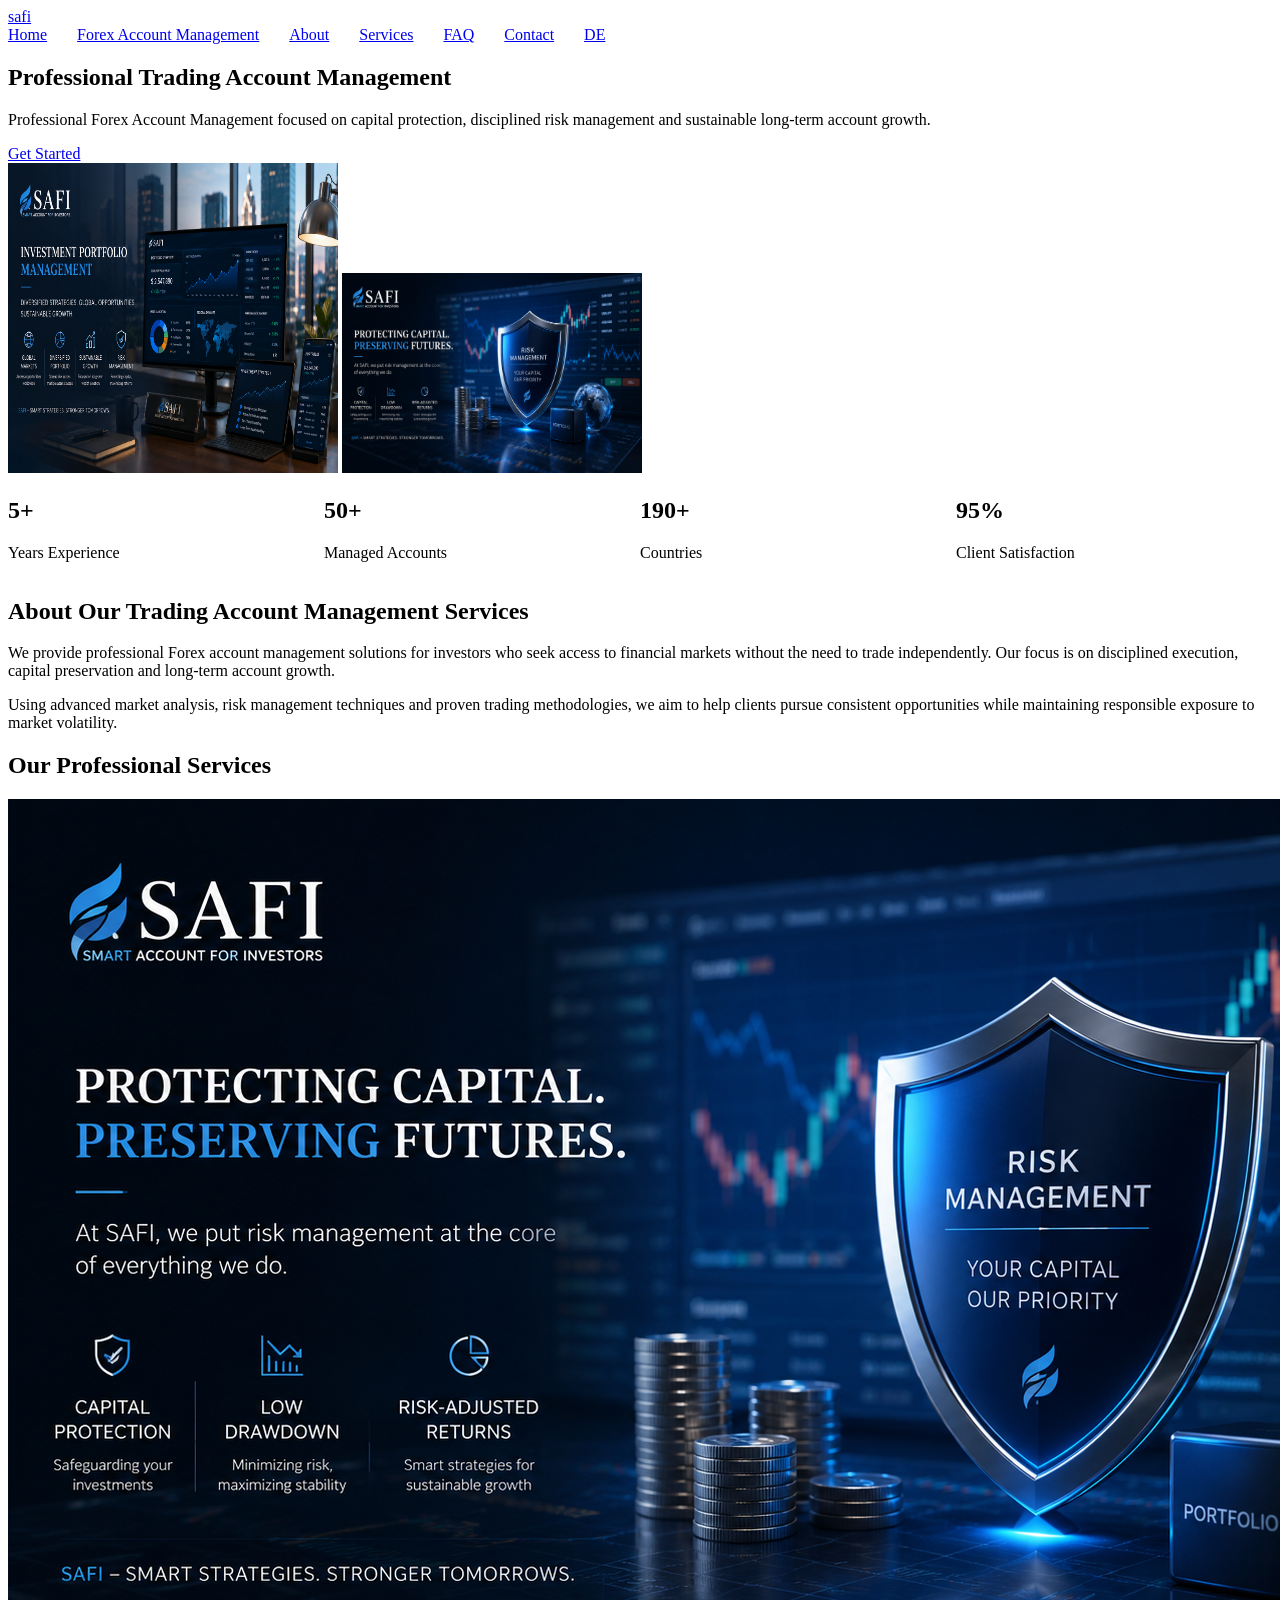
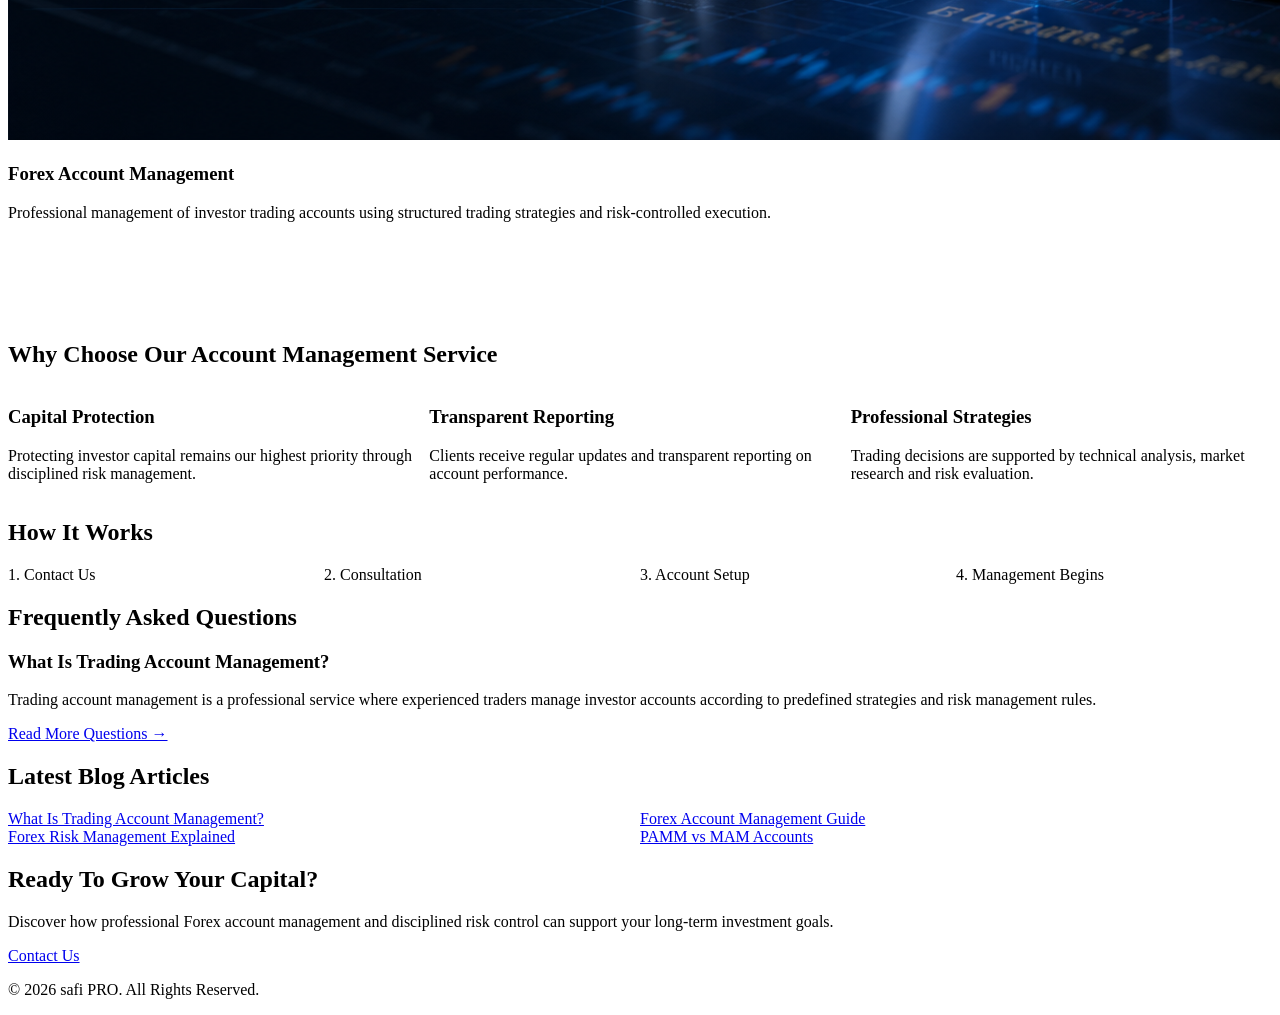
<file: index.html>
<!DOCTYPE html>
<html lang="en">

<head>
<link rel="icon" type="image/png" href="favicon.png">
<link rel="alternate" hreflang="en" href="index.html">
<link rel="alternate" hreflang="de" href="de/index.html">
<meta charset="UTF-8">
<meta name="viewport" content="width=device-width, initial-scale=1.0">
    <title>Professional Forex Account Management | Safii</title>

<meta name="description" content="Professional Forex Account Management Services focused on capital protection, disciplined risk management, portfolio diversification and sustainable long-term account growth.">

<meta name="keywords" content="Trading Account Management, Forex Account Management, Managed Forex Accounts, PAMM, MAM, Risk Management, Portfolio Management, Capital Protection">

<meta name="robots" content="index,follow">
<link rel="canonical" href="https://safii34.github.io/web/">

<link rel="stylesheet" href="css/style.css">
<link rel="stylesheet" href="css/responsive.css">
<link rel="sitemap" type="application/xml" title="Sitemap" href="https://safii34.github.io/web/sitemap.xml">

<link rel="icon" href="assets/images/favicon.png">

</head>

<body>

<header class="header">

<div class="container">

<a href="index.html" class="logo">
safi 
</a>

<nav class="nav" id="navMenu">
    <a href="index.html">Home</a>
    <a href="forex-account-management.html">Forex Account Management</a>
    <a href="about.html">About</a>
    <a href="services.html">Services</a>
    <a href="faq.html">FAQ</a>
    <a href="contact.html">Contact</a>
    <a href="de/index.html" class="lang-btn">DE</a>
</nav>
<button class="menu-btn" id="menuBtn">
☰
</button>

</div>

</header>

<section class="hero">

<div class="hero-content">

<h1>
Professional Trading Account Management
</h1>

<p>
Professional Forex Account Management focused on capital protection, disciplined risk management and sustainable long-term account growth.
</p>

<a href="contact.html" class="btn">
Get Started
</a>

</div>

</section>

<section class="featured-images">

<div class="container image-grid">

<img src="assets/images/service1.jpg" width="330" height="310"  alt="Forex Trading Strategy">

<img src="assets/images/service2.jpg" width="300" height="200" alt="Risk Management">

</div>

</section>

<section class="stats">

<div class="container stats-grid">

<div class="stat">
<h2>5+</h2>
<p>Years Experience</p>
</div>

<div class="stat">
<h2>50+</h2>
<p>Managed Accounts</p>
</div>

<div class="stat">
<h2>190+</h2>
<p>Countries</p>
</div>

<div class="stat">
<h2>95%</h2>
<p>Client Satisfaction</p>
</div>

</div>

</section>

<section class="about">

<div class="container">

<h2>About Our Trading Account Management Services</h2>

<p>
We provide professional Forex account management solutions for investors who seek access to financial markets without the need to trade independently. Our focus is on disciplined execution, capital preservation and long-term account growth.
</p>

<p>
Using advanced market analysis, risk management techniques and proven trading methodologies, we aim to help clients pursue consistent opportunities while maintaining responsible exposure to market volatility.
</p>

</div>

</section>

<section class="services">

<div class="container">

<h2>Our Professional Services</h2>

<div class="cards">

<div class="card">

<img src="assets/images/service2.jpg" alt="Forex Account Management">

<h3>Forex Account Management</h3>

<p>
Professional management of investor trading accounts using structured trading strategies and risk-controlled execution.
</p>

</div>

<div class="card">

<img src="assets/images/service2.jpg" alt="Risk Management">

<h3>Risk Management</h3>

<p>
Capital protection through disciplined money management, drawdown control and predefined risk parameters.
</p>

</div>

<div class="card">

<img src="assets/images/service3.jpg" alt="Portfolio Management">

<h3>Portfolio Management</h3>

<p>
Portfolio diversification and investment supervision designed to support sustainable account growth.
</p>

</div>

</div>

</div>

</section>

<section class="why-us">

<div class="container">

<h2>Why Choose Our Account Management Service</h2>

<div class="why-grid">

<div class="why-box">

<h3>Capital Protection</h3>

<p>
Protecting investor capital remains our highest priority through disciplined risk management.
</p>

</div>

<div class="why-box">

<h3>Transparent Reporting</h3>

<p>
Clients receive regular updates and transparent reporting on account performance.
</p>

</div>

<div class="why-box">

<h3>Professional Strategies</h3>

<p>
Trading decisions are supported by technical analysis, market research and risk evaluation.
</p>

</div>

</div>

</div>

</section>

<section class="steps">

<div class="container">

<h2>How It Works</h2>

<div class="step-grid">

<div class="step">
1. Contact Us
</div>

<div class="step">
2. Consultation
</div>

<div class="step">
3. Account Setup
</div>

<div class="step">
4. Management Begins
</div>

</div>

</div>

</section>

<section class="faq-preview">

<div class="container">

<h2>Frequently Asked Questions</h2>

<div class="faq-box">

<h3>
What Is Trading Account Management?
</h3>

<p>
Trading account management is a professional service where experienced traders manage investor accounts according to predefined strategies and risk management rules.
</p>

<a href="faq.html">
Read More Questions →
</a>

</div>

</div>

</section>

<section class="blog-preview">

<div class="container">

<h2>Latest Blog Articles</h2>

<div class="blog-grid">

<a href="blog/what-is-trading-account-management.html">
What Is Trading Account Management?
</a>

<a href="blog/forex-account-management.html">
Forex Account Management Guide
</a>

<a href="blog/forex-risk-management.html">
Forex Risk Management Explained
</a>

<a href="blog/pamm-vs-mam.html">
PAMM vs MAM Accounts
</a>

</div>

</div>

</section>

<section class="cta">

<div class="container">

<h2>
Ready To Grow Your Capital?
</h2>

<p>
Discover how professional Forex account management and disciplined risk control can support your long-term investment goals.
</p>

<a href="contact.html" class="btn">
Contact Us
</a>

</div>

</section>

<footer class="footer">

<div class="container">

<p>
© 2026 safi PRO. All Rights Reserved.
</p>

</div>

</footer>

<script src="js/main.js"></script>

</body>
</html>
</file>
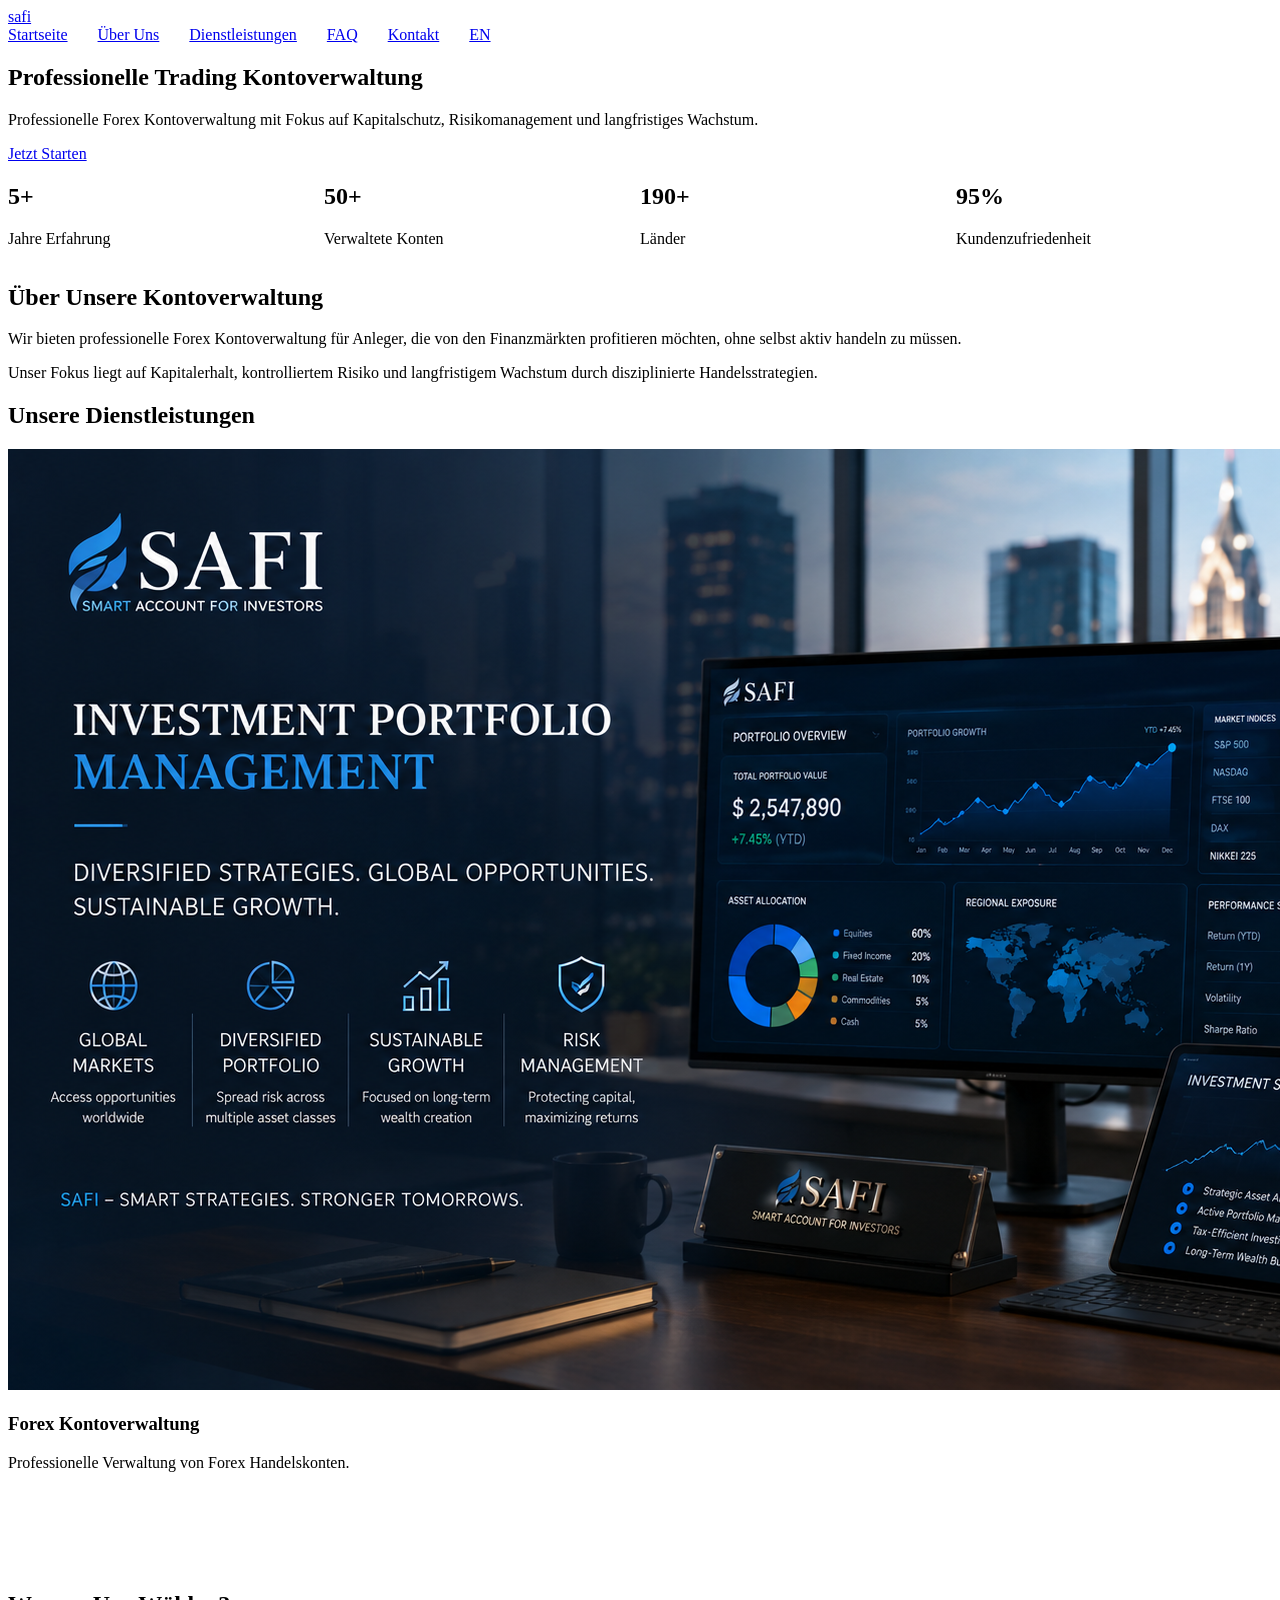
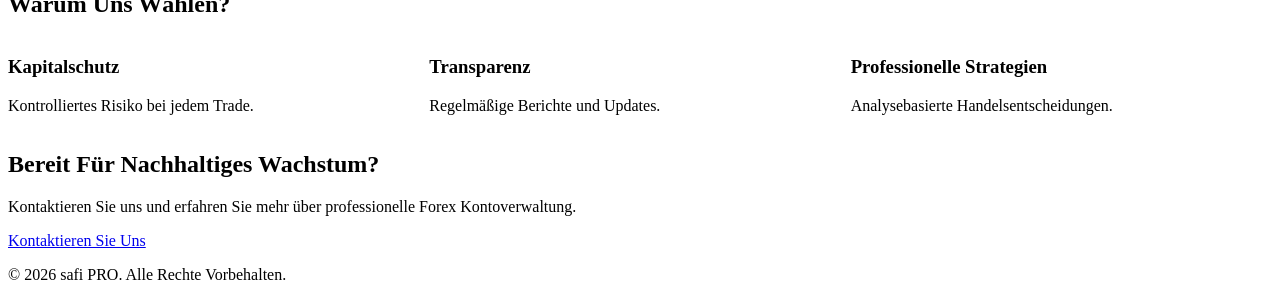
<file: de/index.html>
<!DOCTYPE html>
<html lang="de">

<head>

<meta charset="UTF-8">
<meta name="viewport" content="width=device-width, initial-scale=1.0">
<title>Professionelle Forex Kontoverwaltung | Safii</title>

<meta name="description" content="Professionelle Forex Kontoverwaltung mit Risikomanagement, Kapitalschutz und nachhaltigem Wachstum.">

<meta name="keywords" content="Trading Kontoverwaltung, Forex Kontoverwaltung, PAMM, MAM, Risikomanagement, Kapitalschutz">

<meta name="robots" content="index,follow">
<link rel="canonical" href="https://safii34.github.io/web/de/">
<link rel="alternate" hreflang="de" href="https://safii34.github.io/web/de/">
<link rel="alternate" hreflang="en" href="https://safii34.github.io/web/">

<link rel="sitemap" type="application/xml" href="https://safii34.github.io/web/sitemap.xml">

<link rel="icon" href="../assets/images/favicon.png">
<link rel="stylesheet" href="../css/style.css">
<link rel="stylesheet" href="../css/responsive.css">

</head>

<body>

<header class="header">

<div class="container">

<a href="index.html" class="logo">
safi 
</a>

<nav class="nav" id="navMenu">

<a href="index.html">Startseite</a>
<a href="../about.html">Über Uns</a>
<a href="../services.html">Dienstleistungen</a>
<a href="../faq.html">FAQ</a>
<a href="../contact.html">Kontakt</a>

<a href="../index.html" class="language-btn">
EN
</a>

</nav>

<button class="menu-btn" id="menuBtn">
☰
</button>

</div>

</header>

<section class="hero">

<div class="hero-content">

<h1>
Professionelle Trading Kontoverwaltung
</h1>

<p>
Professionelle Forex Kontoverwaltung mit Fokus auf Kapitalschutz, Risikomanagement und langfristiges Wachstum.
</p>

<a href="../contact.html" class="btn">
Jetzt Starten
</a>

</div>

</section>

<section class="stats">

<div class="container stats-grid">

<div class="stat">
<h2>5+</h2>
<p>Jahre Erfahrung</p>
</div>

<div class="stat">
<h2>50+</h2>
<p>Verwaltete Konten</p>
</div>

<div class="stat">
<h2>190+</h2>
<p>Länder</p>
</div>

<div class="stat">
<h2>95%</h2>
<p>Kundenzufriedenheit</p>
</div>

</div>

</section>

<section class="about">

<div class="container">

<h2>Über Unsere Kontoverwaltung</h2>

<p>
Wir bieten professionelle Forex Kontoverwaltung für Anleger, die von den Finanzmärkten profitieren möchten, ohne selbst aktiv handeln zu müssen.
</p>

<p>
Unser Fokus liegt auf Kapitalerhalt, kontrolliertem Risiko und langfristigem Wachstum durch disziplinierte Handelsstrategien.
</p>

</div>

</section>

<section class="services">

<div class="container">

<h2>Unsere Dienstleistungen</h2>

<div class="cards">

<div class="card">

<img src="../assets/images/service1.jpg" alt="Forex Kontoverwaltung">

<h3>Forex Kontoverwaltung</h3>

<p>
Professionelle Verwaltung von Forex Handelskonten.
</p>

</div>

<div class="card">

<img src="../assets/images/service2.jpg" alt="Risikomanagement">

<h3>Risikomanagement</h3>

<p>
Kapitalschutz durch strikte Risikokontrolle.
</p>

</div>

<div class="card">

<img src="../assets/images/service3.jpg" alt="Portfolio Management">

<h3>Portfolio Management</h3>

<p>
Diversifikation und professionelle Überwachung Ihres Portfolios.
</p>

</div>

</div>

</div>

</section>

<section class="why-us">

<div class="container">

<h2>Warum Uns Wählen?</h2>

<div class="why-grid">

<div class="why-box">
<h3>Kapitalschutz</h3>
<p>Kontrolliertes Risiko bei jedem Trade.</p>
</div>

<div class="why-box">
<h3>Transparenz</h3>
<p>Regelmäßige Berichte und Updates.</p>
</div>

<div class="why-box">
<h3>Professionelle Strategien</h3>
<p>Analysebasierte Handelsentscheidungen.</p>
</div>

</div>

</div>

</section>

<section class="cta">

<div class="container">

<h2>
Bereit Für Nachhaltiges Wachstum?
</h2>

<p>
Kontaktieren Sie uns und erfahren Sie mehr über professionelle Forex Kontoverwaltung.
</p>

<a href="../contact.html" class="btn">
Kontaktieren Sie Uns
</a>

</div>

</section>

<footer class="footer">

<div class="container">

<p>
© 2026 safi PRO. Alle Rechte Vorbehalten.
</p>

</div>

</footer>

<script src="../js/main.js"></script>

</body>
</html>
</file>
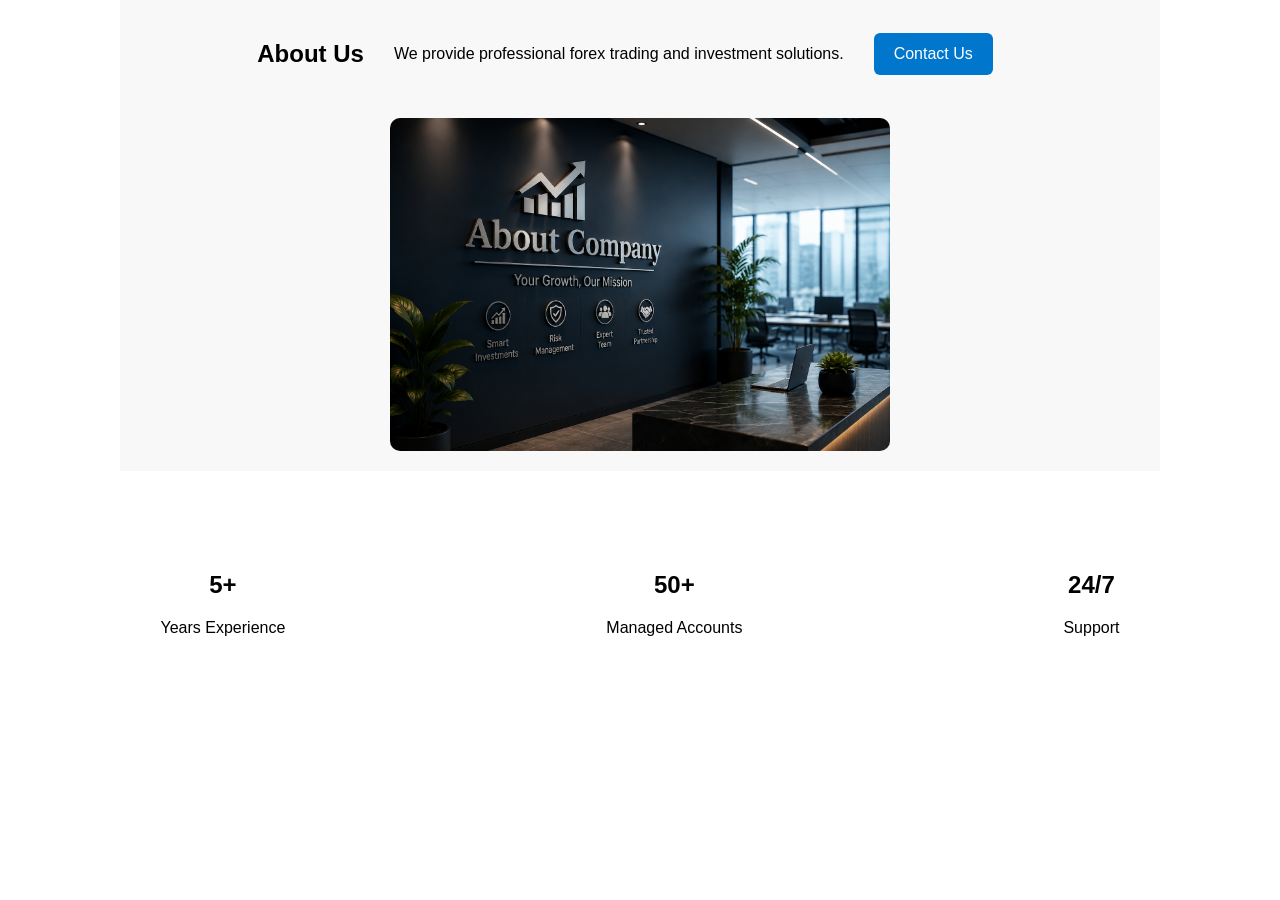
<file: about.html>
<!DOCTYPE html>
<html lang="en">
<head>
<meta charset="UTF-8">
<meta name="viewport" content="width=device-width, initial-scale=1.0">
<link rel="stylesheet" href="style.css">
<title>About Us | Safii</title>

<meta name="description" content="Learn more about Safii and our professional Forex account management services.">

<meta name="keywords" content="About Safii, Forex Account Management, Trading, Investment">

<meta name="robots" content="index,follow">

<link rel="canonical" href="https://safii34.github.io/web/about.html">

<link rel="alternate" hreflang="en" href="https://safii34.github.io/web/about.html">

<link rel="alternate" hreflang="de" href="https://safii34.github.io/web/de/">

<link rel="sitemap" type="application/xml" href="https://safii34.github.io/web/sitemap.xml">
    
<style>

body{
    margin:0;
    font-family:Arial,sans-serif;
}

.about{
    padding:20px;
    max-width:1000px;
    margin:auto;
}

.about img{
    width:100%;
    max-width:500px;
    height:auto;
    border-radius:10px;
}

.btn{
    display:inline-block;
    background:#0077cc;
    color:white;
    text-decoration:none;
    padding:12px 20px;
    border-radius:6px;
}

.stats{
    display:flex;
    justify-content:space-around;
    text-align:center;
    margin-top:30px;
}

@media(max-width:768px){
    .stats{
        flex-direction:column;
        gap:20px;
    }
}

</style>

</head>
<body>

<section class="about">

    <h2>About Us</h2>

    <p>
        We provide professional forex trading and investment solutions.
    </p>

    <a href="contact.html" class="btn">Contact Us</a>

    <br><br>

    <img src="assets/images/about.jpg" alt="About Company">

</section>

<section class="stats">

    <div>
        <h2>5+</h2>
        <p>Years Experience</p>
    </div>

    <div>
        <h2>50+</h2>
        <p>Managed Accounts</p>
    </div>

    <div>
        <h2>24/7</h2>
        <p>Support</p>
    </div>

</section>

</body>
</html>
</file>
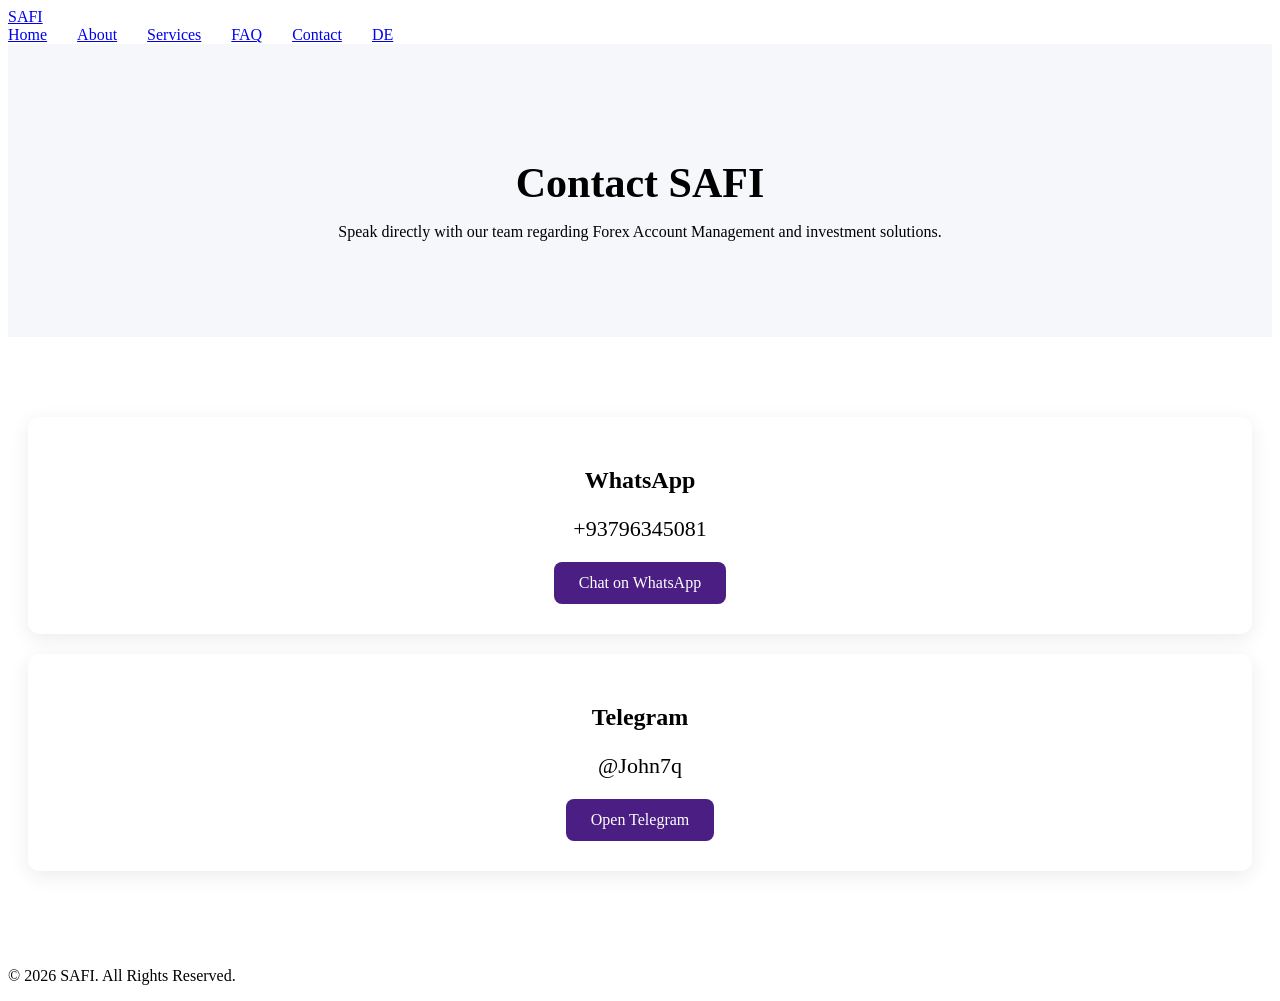
<file: contact.html>
<!DOCTYPE html>
<html lang="en">

<head>

<meta charset="UTF-8">
<meta name="viewport" content="width=device-width, initial-scale=1.0">

<title>Contact Us | SAFI Trading Account Management</title>

<meta name="description" content="Contact SAFI Trading Account Management. Get in touch via WhatsApp or Telegram for account management services.">

<link rel="stylesheet" href="style2.css">
<link rel="stylesheet" href="css/responsive.css">

</head>

<body>

<header class="header">

<div class="container">

<a href="index.html" class="logo">
SAFI
</a>

<nav class="nav" id="navMenu">
<a href="index.html">Home</a>
<a href="about.html">About</a>
<a href="services.html">Services</a>
<a href="faq.html">FAQ</a>
<a href="contact.html">Contact</a>
<a href="de/index.html">DE</a>
</nav>

<button class="menu-btn" id="menuBtn">
☰
</button>

</div>

</header>

<section class="contact-hero">

<div class="container">

<h1>Contact SAFI</h1>

<p>
Speak directly with our team regarding Forex Account Management and investment solutions.
</p>

</div>

</section>

<section class="contact-section">

<div class="container">

<div class="contact-card">

<h2>WhatsApp</h2>

<p>
+93796345081
</p>

<a href="https://wa.me/93796345081" class="btn" target="_blank">
Chat on WhatsApp
</a>

</div>

<div class="contact-card">

<h2>Telegram</h2>

<p>
@John7q
</p>

<a href="https://t.me/John7q" class="btn" target="_blank">
Open Telegram
</a>

</div>

</div>

</section>

<footer class="footer">

<div class="container">

<p>
© 2026 SAFI. All Rights Reserved.
</p>

</div>

</footer>

<script src="js/main.js"></script>

</body>

</html>
</file>
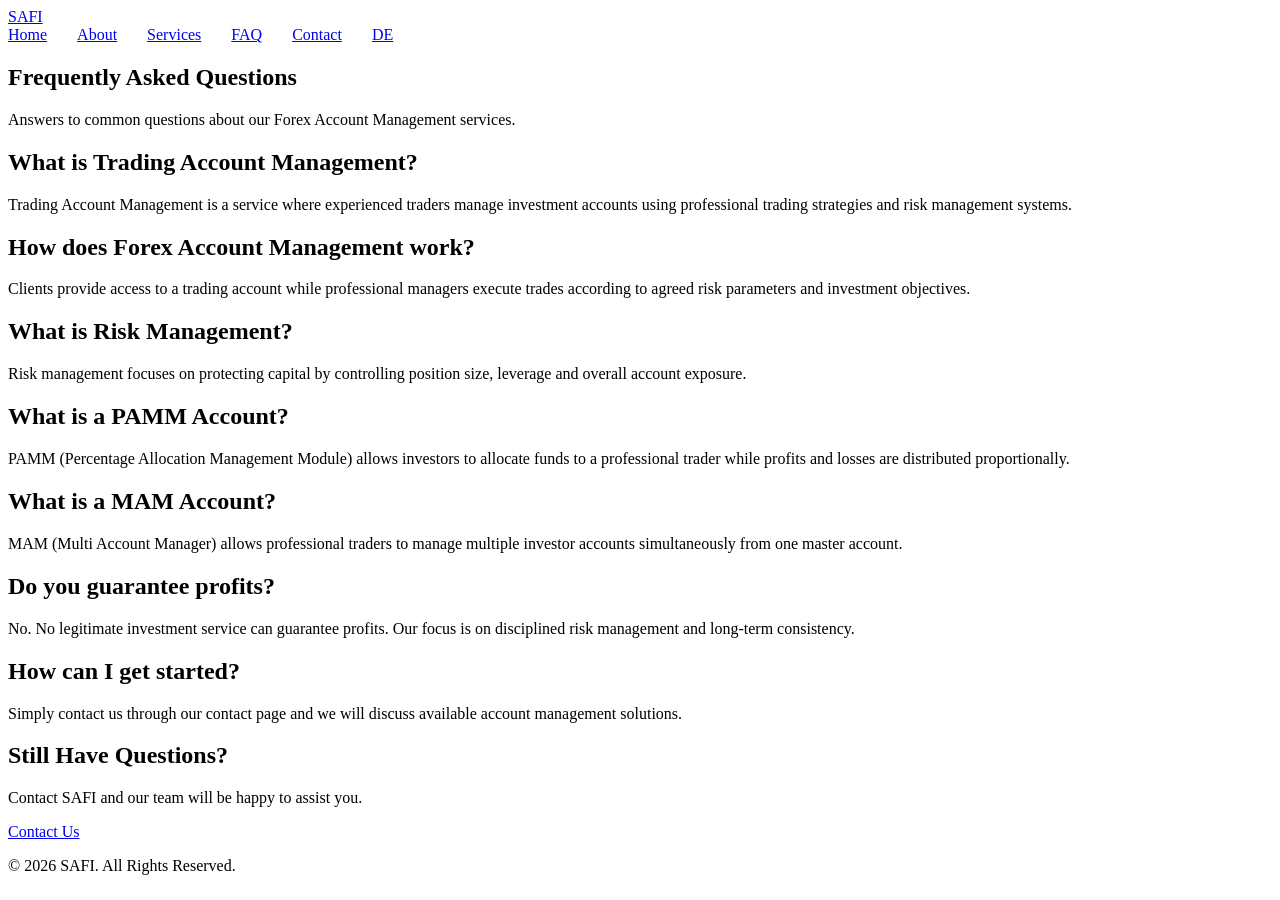
<file: faq.html>
<!DOCTYPE html>
<html lang="en">

<head>
<meta charset="UTF-8">
<meta name="viewport" content="width=device-width, initial-scale=1.0">
<meta name="keywords" content="Forex FAQ, Trading Account Management, PAMM, MAM, Forex Investment, Risk Management">

<meta name="robots" content="index,follow">

<link rel="canonical" href="https://safii34.github.io/web/faq.html">

<link rel="alternate" hreflang="en" href="https://safii34.github.io/web/faq.html">
<link rel="alternate" hreflang="de" href="https://safii34.github.io/web/de/">

<link rel="sitemap" type="application/xml" href="https://safii34.github.io/web/sitemap.xml">

<link rel="icon" href="assets/images/favicon.png">
<title>FAQ | SAFI Trading Account Management</title>

<meta name="description" content="Frequently Asked Questions about Forex Account Management, PAMM, MAM Accounts, Risk Management and Investment Services.">

<link rel="stylesheet" href="css/style.css">
<link rel="stylesheet" href="css/responsive.css">

</head>

<body>

<header class="header">
<div class="container">

<a href="index.html" class="logo">
SAFI
</a>

<nav class="nav" id="navMenu">
<a href="index.html">Home</a>
<a href="about.html">About</a>
<a href="services.html">Services</a>
<a href="faq.html">FAQ</a>
<a href="contact.html">Contact</a>
<a href="de/index.html">DE</a>
</nav>

<button class="menu-btn" id="menuBtn">
☰
</button>

</div>
</header>

<section class="page-hero">

<div class="container">

<h1>Frequently Asked Questions</h1>

<p>
Answers to common questions about our Forex Account Management services.
</p>

</div>

</section>

<section class="faq-section">

<div class="container">

<div class="faq-item">
<h2>What is Trading Account Management?</h2>
<p>
Trading Account Management is a service where experienced traders manage investment accounts using professional trading strategies and risk management systems.
</p>
</div>

<div class="faq-item">
<h2>How does Forex Account Management work?</h2>
<p>
Clients provide access to a trading account while professional managers execute trades according to agreed risk parameters and investment objectives.
</p>
</div>

<div class="faq-item">
<h2>What is Risk Management?</h2>
<p>
Risk management focuses on protecting capital by controlling position size, leverage and overall account exposure.
</p>
</div>

<div class="faq-item">
<h2>What is a PAMM Account?</h2>
<p>
PAMM (Percentage Allocation Management Module) allows investors to allocate funds to a professional trader while profits and losses are distributed proportionally.
</p>
</div>

<div class="faq-item">
<h2>What is a MAM Account?</h2>
<p>
MAM (Multi Account Manager) allows professional traders to manage multiple investor accounts simultaneously from one master account.
</p>
</div>

<div class="faq-item">
</div>

<div class="faq-item">
<h2>Do you guarantee profits?</h2>
<p>
No. No legitimate investment service can guarantee profits. Our focus is on disciplined risk management and long-term consistency.
</p>
</div>

<div class="faq-item">
<h2>How can I get started?</h2>
<p>
Simply contact us through our contact page and we will discuss available account management solutions.
</p>
</div>

</div>

</section>

<section class="cta">

<div class="container">

<h2>Still Have Questions?</h2>

<p>
Contact SAFI and our team will be happy to assist you.
</p>

<a href="contact.html" class="btn">
Contact Us
</a>

</div>

</section>

<footer class="footer">

<div class="container">

<p>
© 2026 SAFI. All Rights Reserved.
</p>

</div>

</footer>

<script src="js/main.js"></script>

</body>
</html>
</file>
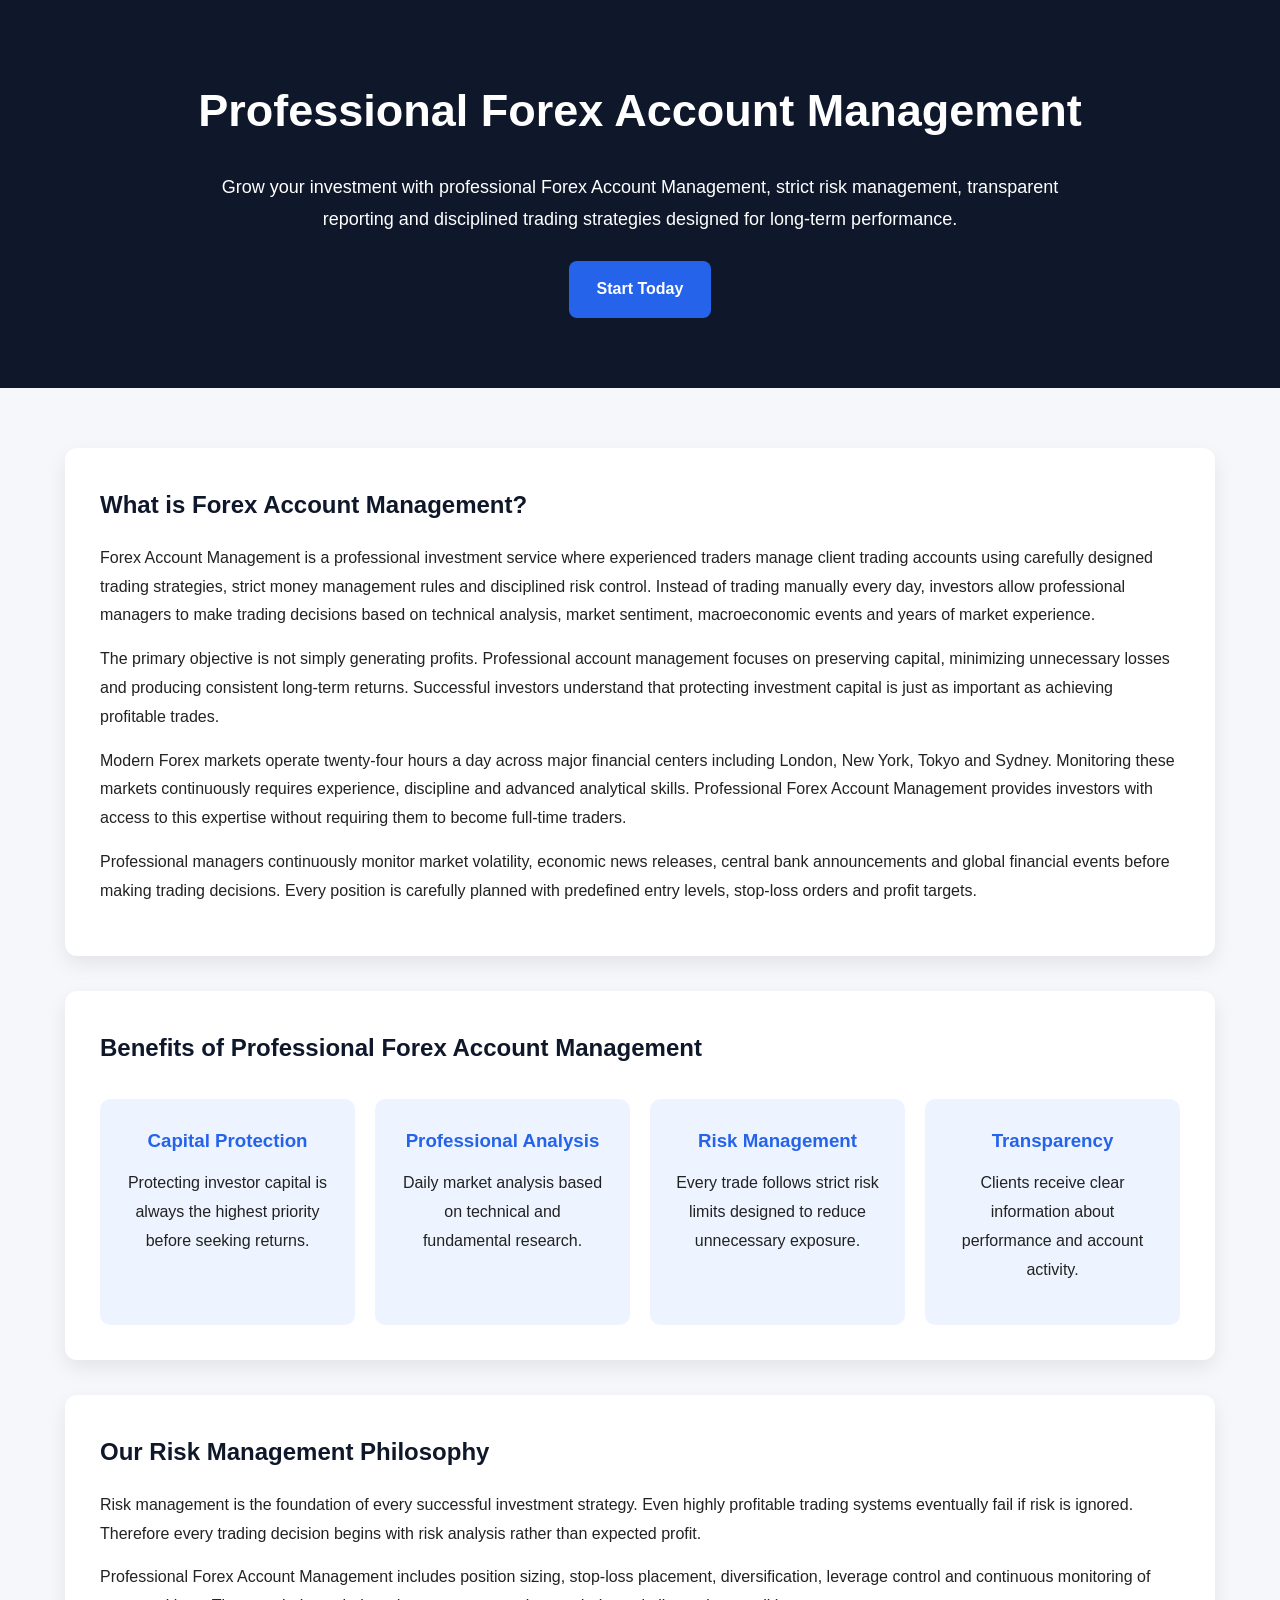
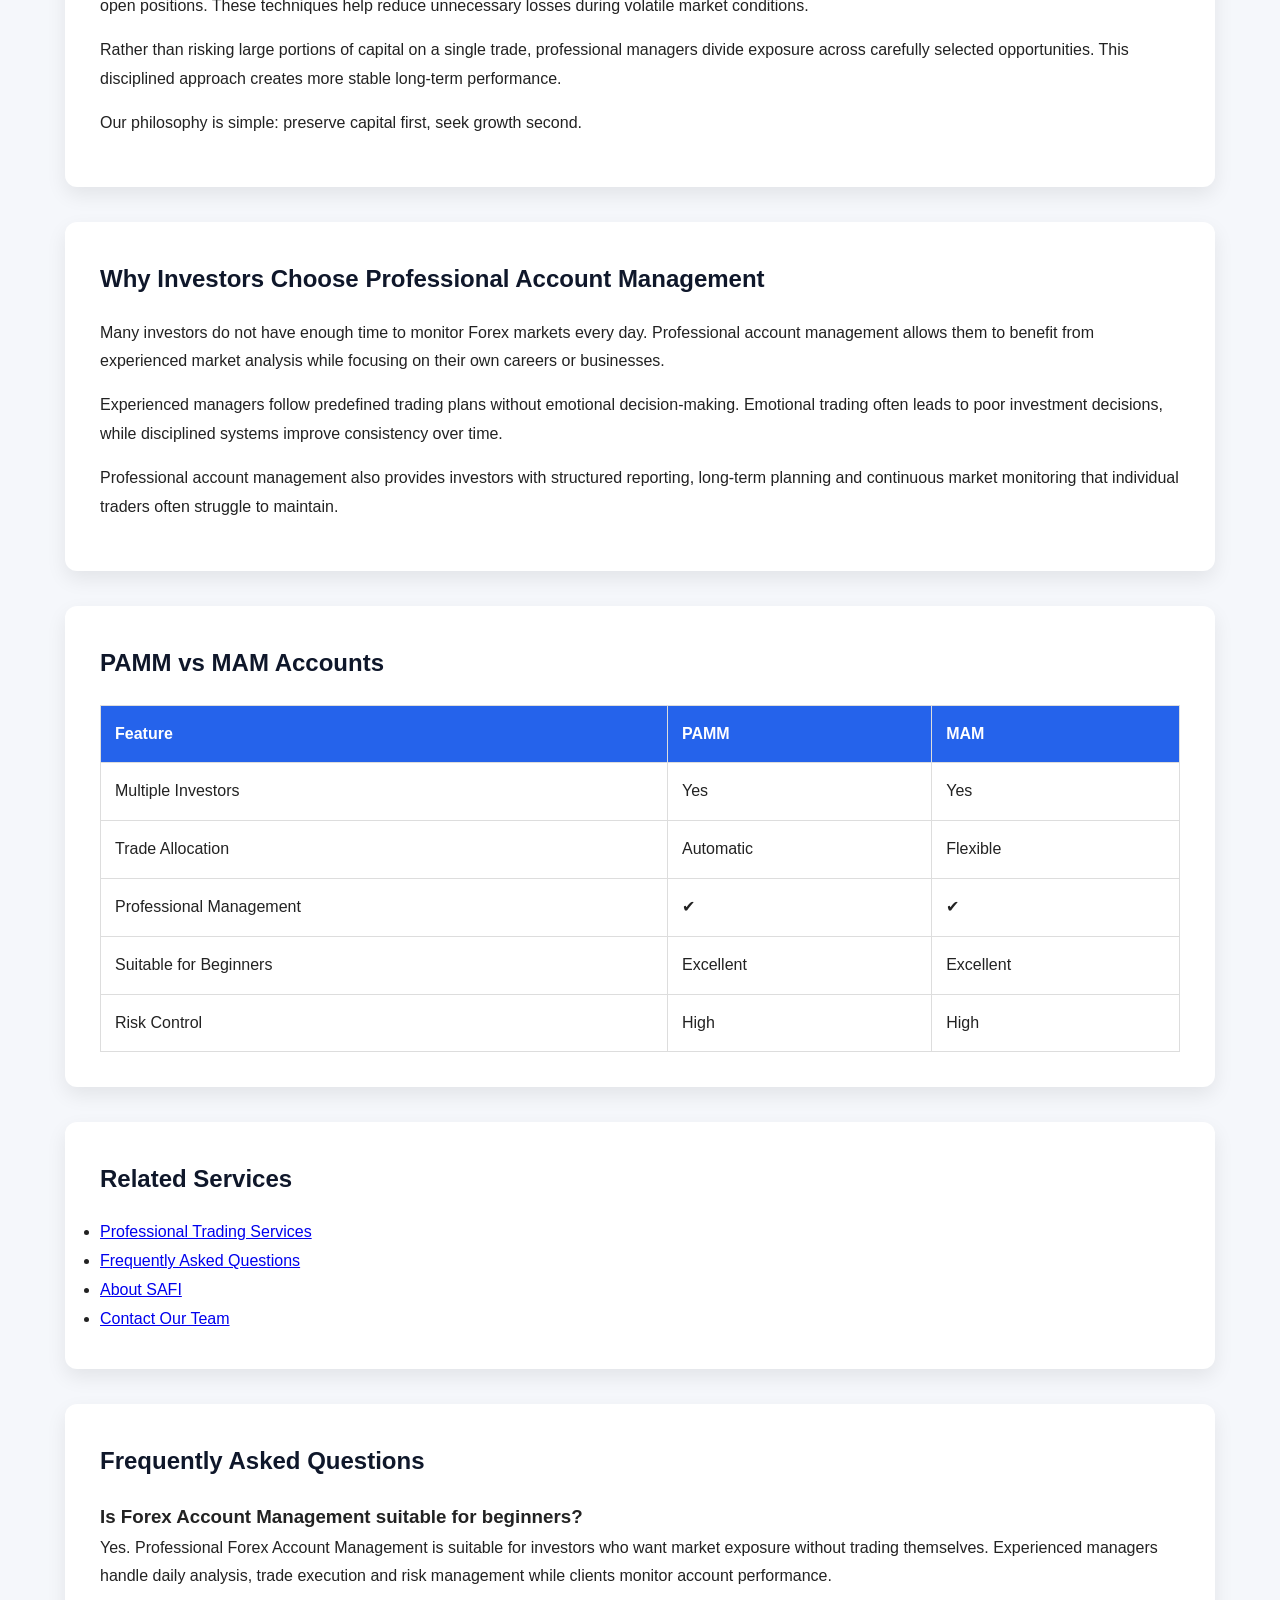
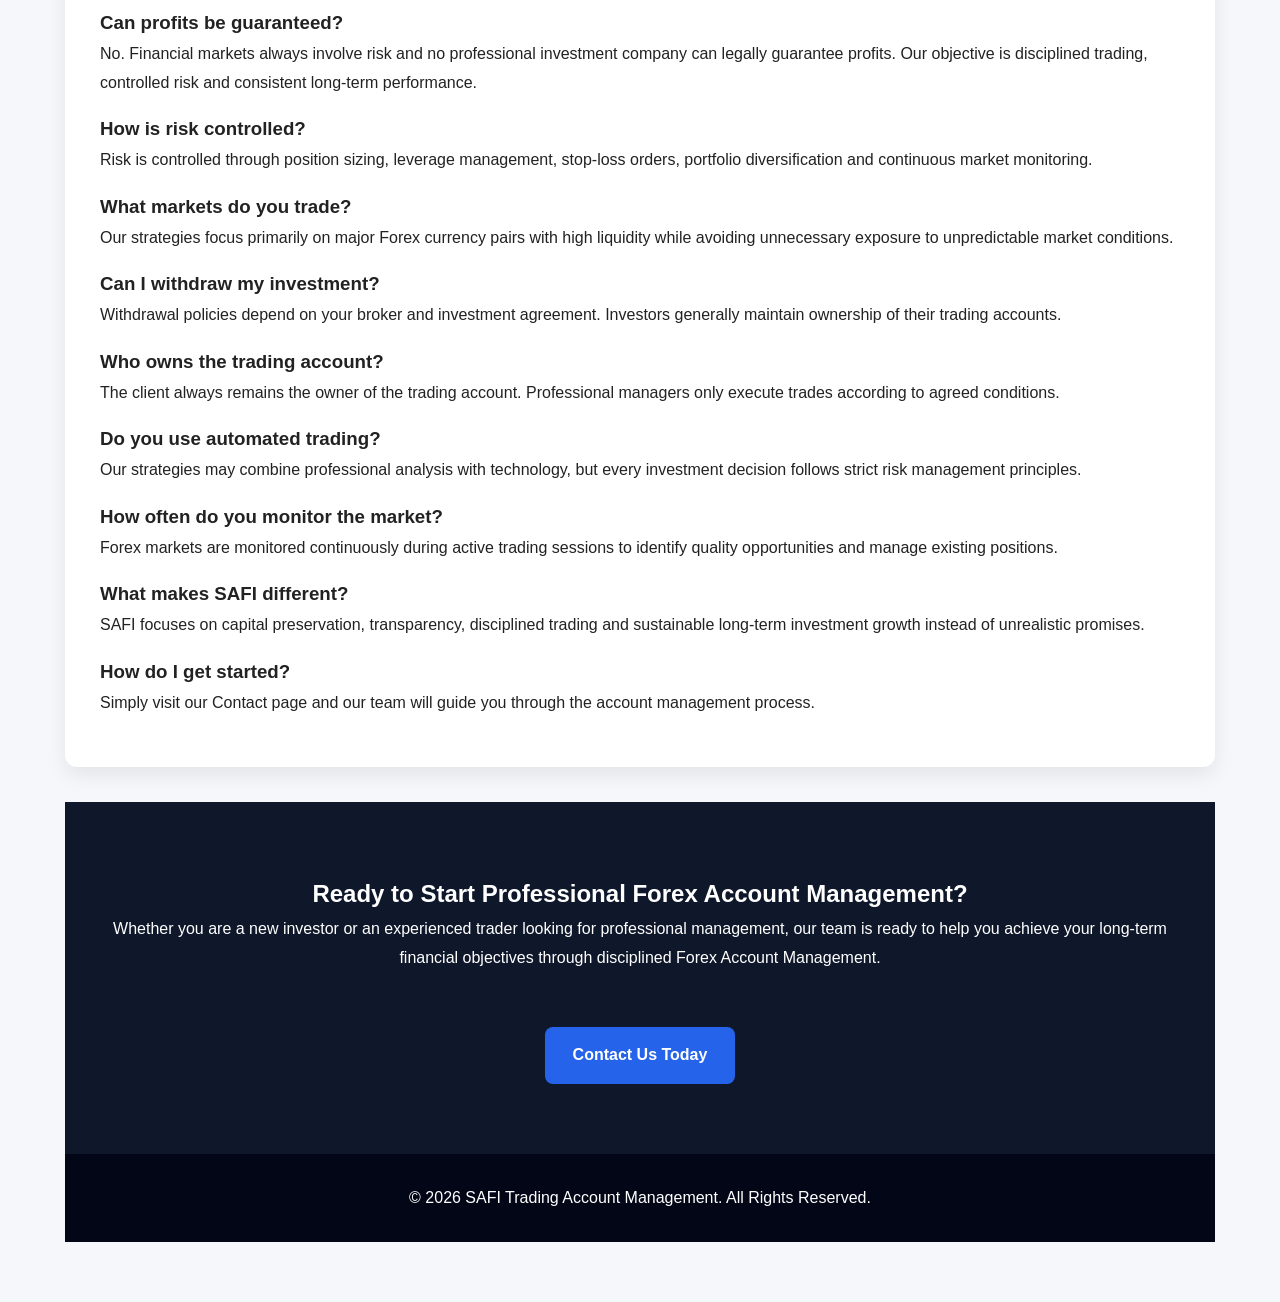
<file: forex-account-management.html>
<!DOCTYPE html>
<html lang="en">

<head>

<meta charset="UTF-8">
<meta name="viewport" content="width=device-width, initial-scale=1.0">

<title>Forex Account Management | Professional Managed Forex Accounts | SAFI</title>

<meta name="description" content="Professional Forex Account Management services with strict risk management, capital protection, PAMM, MAM and sustainable long-term investment growth.">

<meta name="keywords" content="Forex Account Management, Managed Forex Account, Trading Account Management, PAMM, MAM, Risk Management, Forex Investment">

<meta name="robots" content="index,follow">

<meta name="author" content="SAFI">

<link rel="canonical" href="https://safii34.github.io/web/forex-account-management.html">

<link rel="alternate" hreflang="en" href="https://safii34.github.io/web/forex-account-management.html">

<link rel="alternate" hreflang="de" href="https://safii34.github.io/web/de/">

<link rel="icon" href="favicon.png">

<meta property="og:title" content="Professional Forex Account Management">

<meta property="og:description" content="Professional Forex investment management with capital protection and disciplined risk management.">

<meta property="og:type" content="website">

<meta property="og:url" content="https://safii34.github.io/web/forex-account-management.html">

<meta property="og:image" content="https://safii34.github.io/web/assets/images/hero.jpg">

<style>

*{
margin:0;
padding:0;
box-sizing:border-box;
font-family:Arial,sans-serif;
}

body{
background:#f5f7fb;
color:#222;
line-height:1.8;
}

header{
background:#0f172a;
color:#fff;
padding:70px 20px;
text-align:center;
}

header h1{
font-size:45px;
margin-bottom:20px;
}

header p{
max-width:850px;
margin:auto;
font-size:18px;
}

.btn{
display:inline-block;
margin-top:25px;
padding:14px 28px;
background:#2563eb;
color:#fff;
text-decoration:none;
border-radius:8px;
font-weight:bold;
transition:.3s;
}

.btn:hover{
background:#1d4ed8;
}

.container{
width:90%;
max-width:1150px;
margin:auto;
padding:60px 0;
}

.card{
background:#fff;
padding:35px;
margin-bottom:35px;
border-radius:12px;
box-shadow:0 8px 20px rgba(0,0,0,.08);
}

.card h2{
margin-bottom:18px;
color:#0f172a;
}

.card p{
margin-bottom:15px;
}

.features{
display:grid;
grid-template-columns:repeat(auto-fit,minmax(250px,1fr));
gap:20px;
margin-top:30px;
}

.feature{
background:#eef4ff;
padding:25px;
border-radius:10px;
text-align:center;
}

.feature h3{
margin-bottom:12px;
color:#2563eb;
}

table{
width:100%;
border-collapse:collapse;
margin-top:20px;
}

table th,
table td{
border:1px solid #ddd;
padding:14px;
text-align:left;
}

table th{
background:#2563eb;
color:#fff;
}

.cta{
background:#0f172a;
color:#fff;
padding:70px 20px;
text-align:center;
}

footer{
background:#020617;
color:#fff;
text-align:center;
padding:30px;
}

@media(max-width:768px){

header h1{
font-size:34px;
}

header p{
font-size:16px;
}

}

</style>

</head>

<body>

<header>

<h1>Professional Forex Account Management</h1>

<p>

Grow your investment with professional Forex Account Management,
strict risk management, transparent reporting and disciplined
trading strategies designed for long-term performance.

</p>

<a class="btn" href="contact.html">

Start Today

</a>

</header>

<div class="container">
<div class="card">

<h2>What is Forex Account Management?</h2>

<p>
Forex Account Management is a professional investment service where experienced traders manage client trading accounts using carefully designed trading strategies, strict money management rules and disciplined risk control. Instead of trading manually every day, investors allow professional managers to make trading decisions based on technical analysis, market sentiment, macroeconomic events and years of market experience.
</p>

<p>
The primary objective is not simply generating profits. Professional account management focuses on preserving capital, minimizing unnecessary losses and producing consistent long-term returns. Successful investors understand that protecting investment capital is just as important as achieving profitable trades.
</p>

<p>
Modern Forex markets operate twenty-four hours a day across major financial centers including London, New York, Tokyo and Sydney. Monitoring these markets continuously requires experience, discipline and advanced analytical skills. Professional Forex Account Management provides investors with access to this expertise without requiring them to become full-time traders.
</p>

<p>
Professional managers continuously monitor market volatility, economic news releases, central bank announcements and global financial events before making trading decisions. Every position is carefully planned with predefined entry levels, stop-loss orders and profit targets.
</p>

</div>

<div class="card">

<h2>Benefits of Professional Forex Account Management</h2>

<div class="features">

<div class="feature">
<h3>Capital Protection</h3>
<p>
Protecting investor capital is always the highest priority before seeking returns.
</p>
</div>

<div class="feature">
<h3>Professional Analysis</h3>
<p>
Daily market analysis based on technical and fundamental research.
</p>
</div>

<div class="feature">
<h3>Risk Management</h3>
<p>
Every trade follows strict risk limits designed to reduce unnecessary exposure.
</p>
</div>

<div class="feature">
<h3>Transparency</h3>
<p>
Clients receive clear information about performance and account activity.
</p>
</div>

</div>

</div>

<div class="card">

<h2>Our Risk Management Philosophy</h2>

<p>
Risk management is the foundation of every successful investment strategy. Even highly profitable trading systems eventually fail if risk is ignored. Therefore every trading decision begins with risk analysis rather than expected profit.
</p>

<p>
Professional Forex Account Management includes position sizing, stop-loss placement, diversification, leverage control and continuous monitoring of open positions. These techniques help reduce unnecessary losses during volatile market conditions.
</p>

<p>
Rather than risking large portions of capital on a single trade, professional managers divide exposure across carefully selected opportunities. This disciplined approach creates more stable long-term performance.
</p>

<p>
Our philosophy is simple: preserve capital first, seek growth second.
</p>

</div>

<div class="card">

<h2>Why Investors Choose Professional Account Management</h2>

<p>
Many investors do not have enough time to monitor Forex markets every day. Professional account management allows them to benefit from experienced market analysis while focusing on their own careers or businesses.
</p>

<p>
Experienced managers follow predefined trading plans without emotional decision-making. Emotional trading often leads to poor investment decisions, while disciplined systems improve consistency over time.
</p>

<p>
Professional account management also provides investors with structured reporting, long-term planning and continuous market monitoring that individual traders often struggle to maintain.
</p>

</div>

<div class="card">

<h2>PAMM vs MAM Accounts</h2>

<table>

<tr>
<th>Feature</th>
<th>PAMM</th>
<th>MAM</th>
</tr>

<tr>
<td>Multiple Investors</td>
<td>Yes</td>
<td>Yes</td>
</tr>

<tr>
<td>Trade Allocation</td>
<td>Automatic</td>
<td>Flexible</td>
</tr>

<tr>
<td>Professional Management</td>
<td>✔</td>
<td>✔</td>
</tr>

<tr>
<td>Suitable for Beginners</td>
<td>Excellent</td>
<td>Excellent</td>
</tr>

<tr>
<td>Risk Control</td>
<td>High</td>
<td>High</td>
</tr>

</table>

</div>

<div class="card">

<h2>Related Services</h2>

<ul>

<li><a href="services.html">Professional Trading Services</a></li>

<li><a href="faq.html">Frequently Asked Questions</a></li>

<li><a href="about.html">About SAFI</a></li>

<li><a href="contact.html">Contact Our Team</a></li>

</ul>

</div>
<div class="card">

<h2>Frequently Asked Questions</h2>

<h3>Is Forex Account Management suitable for beginners?</h3>

<p>
Yes. Professional Forex Account Management is suitable for investors who want market exposure without trading themselves. Experienced managers handle daily analysis, trade execution and risk management while clients monitor account performance.
</p>

<h3>Can profits be guaranteed?</h3>

<p>
No. Financial markets always involve risk and no professional investment company can legally guarantee profits. Our objective is disciplined trading, controlled risk and consistent long-term performance.
</p>

<h3>How is risk controlled?</h3>

<p>
Risk is controlled through position sizing, leverage management, stop-loss orders, portfolio diversification and continuous market monitoring.
</p>

<h3>What markets do you trade?</h3>

<p>
Our strategies focus primarily on major Forex currency pairs with high liquidity while avoiding unnecessary exposure to unpredictable market conditions.
</p>

<h3>Can I withdraw my investment?</h3>

<p>
Withdrawal policies depend on your broker and investment agreement. Investors generally maintain ownership of their trading accounts.
</p>

<h3>Who owns the trading account?</h3>

<p>
The client always remains the owner of the trading account. Professional managers only execute trades according to agreed conditions.
</p>

<h3>Do you use automated trading?</h3>

<p>
Our strategies may combine professional analysis with technology, but every investment decision follows strict risk management principles.
</p>

<h3>How often do you monitor the market?</h3>

<p>
Forex markets are monitored continuously during active trading sessions to identify quality opportunities and manage existing positions.
</p>

<h3>What makes SAFI different?</h3>

<p>
SAFI focuses on capital preservation, transparency, disciplined trading and sustainable long-term investment growth instead of unrealistic promises.
</p>

<h3>How do I get started?</h3>

<p>
Simply visit our Contact page and our team will guide you through the account management process.
</p>

</div>

<section class="cta">

<h2>Ready to Start Professional Forex Account Management?</h2>

<p>

Whether you are a new investor or an experienced trader looking for professional management, our team is ready to help you achieve your long-term financial objectives through disciplined Forex Account Management.

</p>

<br>

<a href="contact.html" class="btn">

Contact Us Today

</a>

</section>

<script type="application/ld+json">
{
"@context":"https://schema.org",
"@graph":[

{
"@type":"Organization",
"name":"SAFI",
"url":"https://safii34.github.io/web/",
"logo":"https://safii34.github.io/web/favicon.png"
},

{
"@type":"WebPage",
"name":"Forex Account Management",
"url":"https://safii34.github.io/web/forex-account-management.html",
"description":"Professional Forex Account Management services with disciplined risk management and capital protection."
},

{
"@type":"FAQPage",
"mainEntity":[

{
"@type":"Question",
"name":"Is Forex Account Management suitable for beginners?",
"acceptedAnswer":{
"@type":"Answer",
"text":"Yes. Professional account management allows investors to benefit from experienced traders."
}
},

{
"@type":"Question",
"name":"Can profits be guaranteed?",
"acceptedAnswer":{
"@type":"Answer",
"text":"No investment can legally guarantee profits because markets always involve risk."
}
},

{
"@type":"Question",
"name":"How is risk managed?",
"acceptedAnswer":{
"@type":"Answer",
"text":"Risk is managed through stop-losses, position sizing, leverage control and diversification."
}
}

]

}

]
}
</script>

<footer>

<p>

© 2026 SAFI Trading Account Management. All Rights Reserved.

</p>

</footer>

</div>

</body>

</html>
</file>
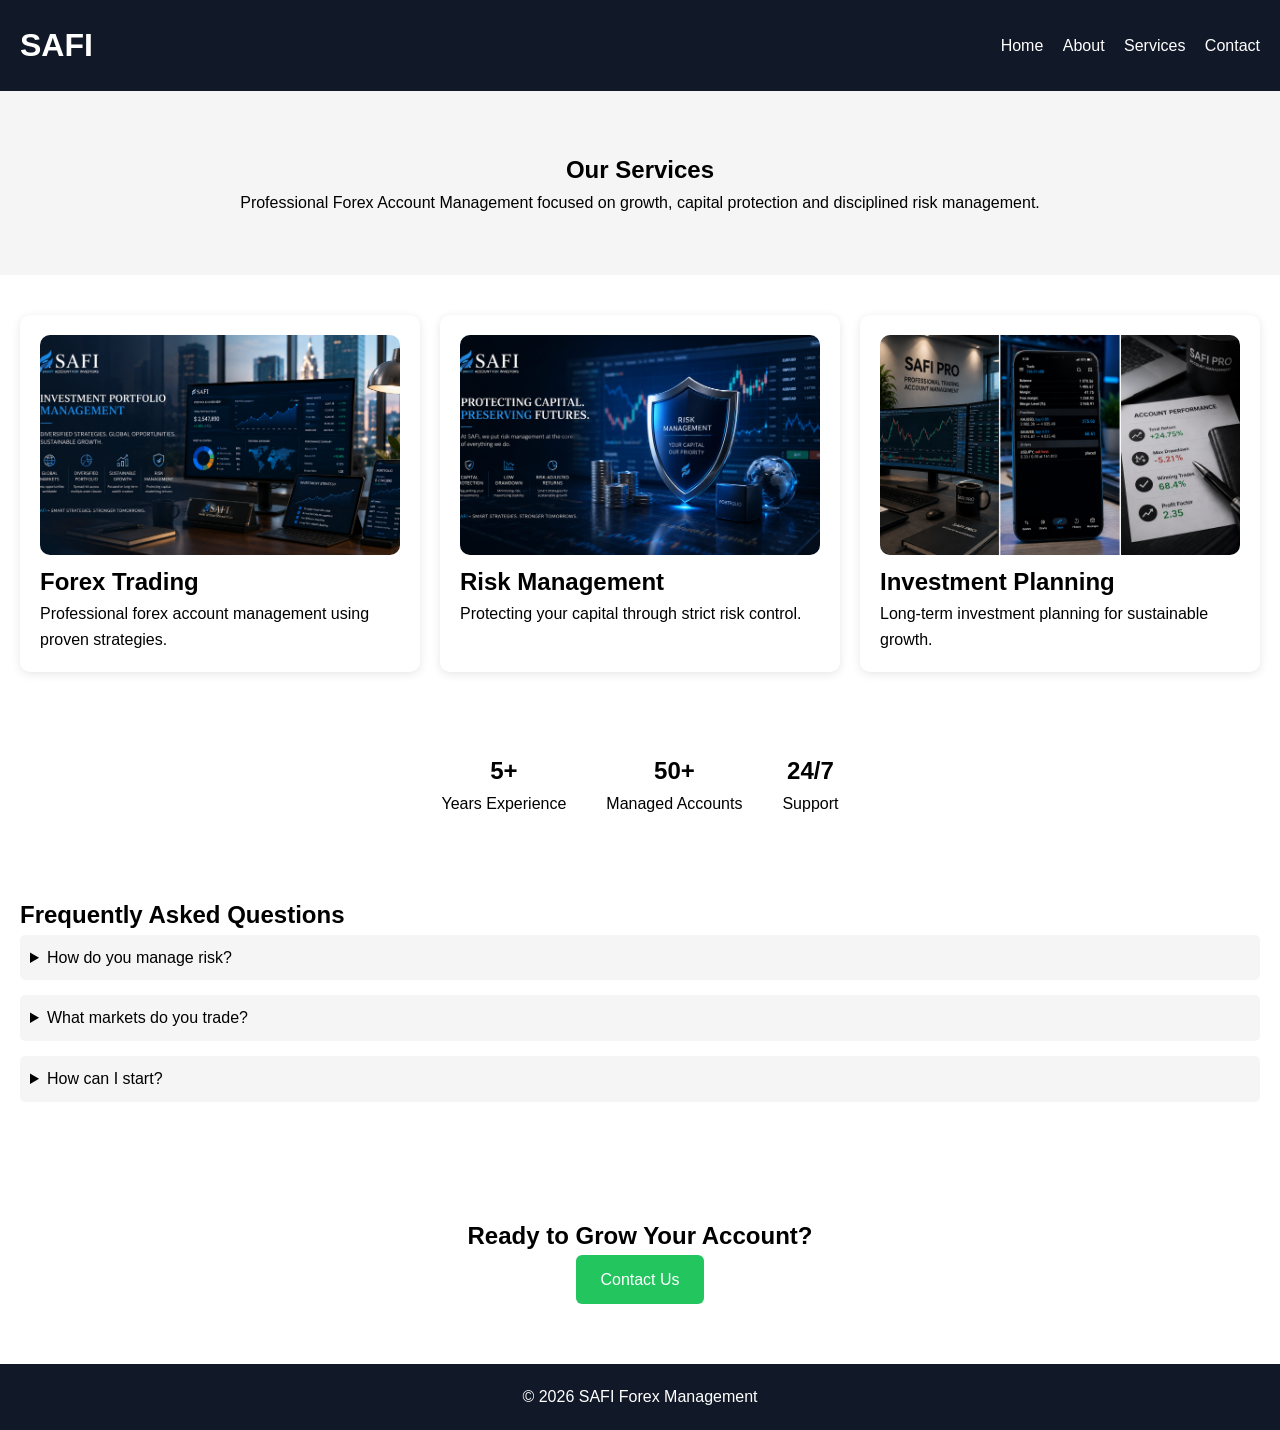
<file: services.html>
<!DOCTYPE html>
<html lang="en">

<head>
<meta charset="UTF-8">

<meta name="viewport" content="width=device-width, initial-scale=1.0">

<meta name="description"
content="Professional Forex Trading, Risk Management and Investment Services by SAFI.">

<meta name="keywords"
content="Forex, Trading, Investment, Risk Management, Account Management">

<meta name="author" content="SAFI">
<link rel="canonical" href="https://safii34.github.io/web/services.html">

<link rel="alternate" hreflang="en" href="https://safii34.github.io/web/services.html">
<link rel="alternate" hreflang="de" href="https://safii34.github.io/web/de/">

<link rel="sitemap" type="application/xml" href="https://safii34.github.io/web/sitemap.xml">

<link rel="icon" href="assets/images/favicon.png">
<title>Services | SAFI Forex Management</title>

<link rel="stylesheet" href="style1.css">

</head>

<body>

<header class="header">

<h1 class="logo">SAFI</h1>

<nav>

<a href="index.html">Home</a>
<a href="about.html">About</a>
<a href="services.html">Services</a>
<a href="contact.html">Contact</a>

</nav>

</header>

<section class="hero">

<h1>Our Services</h1>

<p>
Professional Forex Account Management focused on growth,
capital protection and disciplined risk management.
</p>

</section>

<section class="services">

<div class="service-card">

<img src="assets/images/service1.jpg"
alt="Forex Trading Service">

<h2>Forex Trading</h2>

<p>
Professional forex account management using proven strategies.
</p>

</div>

<div class="service-card">

<img src="assets/images/service2.jpg"
alt="Risk Management Service">

<h2>Risk Management</h2>

<p>
Protecting your capital through strict risk control.
</p>

</div>

<div class="service-card">

<img src="assets/images/service3.jpg"
alt="Investment Planning Service">

<h2>Investment Planning</h2>

<p>
Long-term investment planning for sustainable growth.
</p>

</div>

</section>

<section class="stats">

<div class="stat">
<h2>5+</h2>
<p>Years Experience</p>
</div>

<div class="stat">
<h2>50+</h2>
<p>Managed Accounts</p>
</div>

<div class="stat">
<h2>24/7</h2>
<p>Support</p>
</div>

</section>

<section class="faq">

<h2>Frequently Asked Questions</h2>

<details>
<summary>How do you manage risk?</summary>
<p>We use disciplined position sizing and stop-loss strategies.</p>
</details>

<details>
<summary>What markets do you trade?</summary>
<p>Major Forex currency pairs and selected opportunities.</p>
</details>

<details>
<summary>How can I start?</summary>
<p>Contact us through the Contact page and we will guide you.</p>
</details>

</section>

<section class="cta">

<h2>Ready to Grow Your Account?</h2>

<a href="contact.html" class="btn">
Contact Us
</a>

</section>

<footer>

<p>© 2026 SAFI Forex Management</p>

</footer>

</body>
</html>
</file>
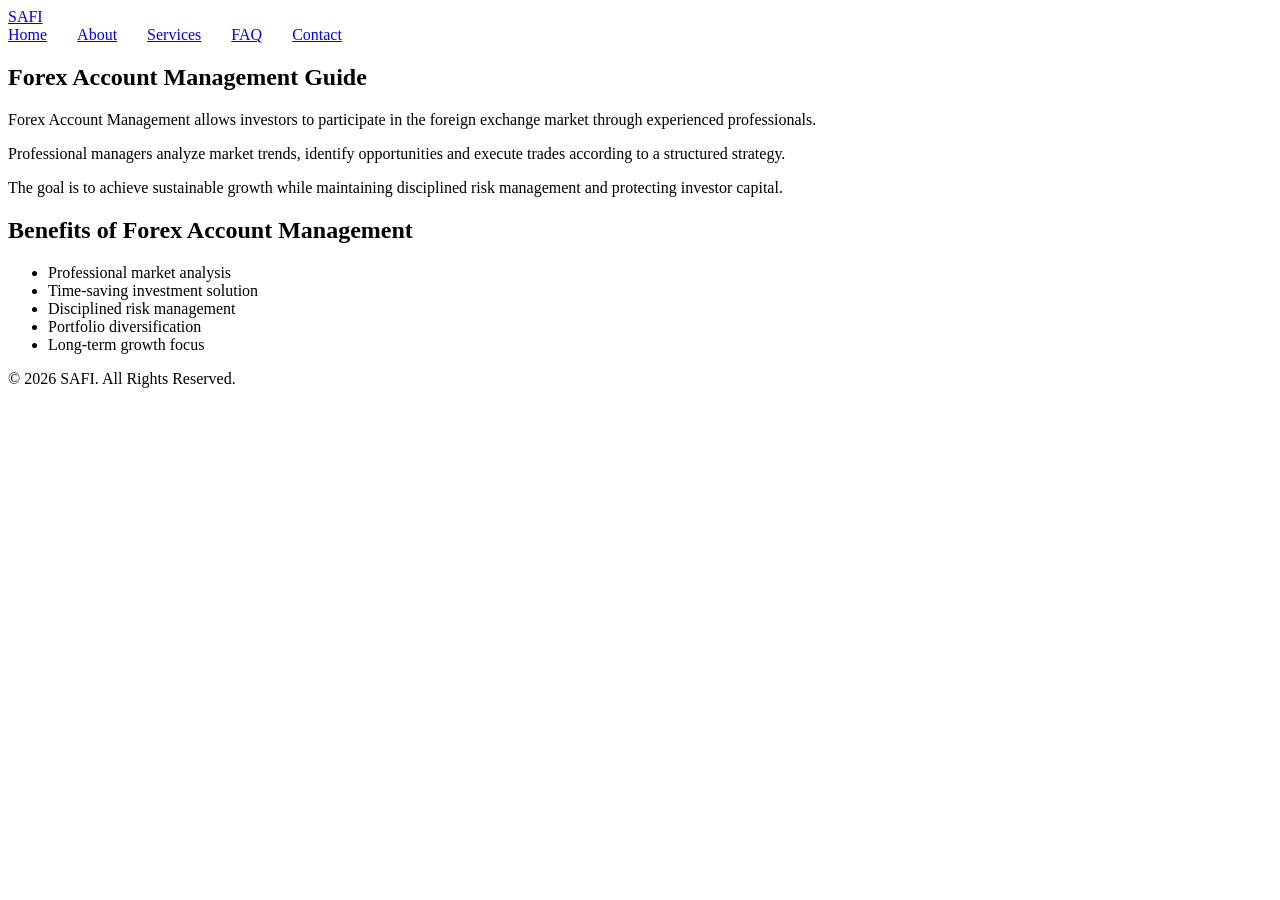
<file: blog/forex-account-management.html>
<!DOCTYPE html>
<html lang="en">

<head>
<meta charset="UTF-8">
<meta name="viewport" content="width=device-width, initial-scale=1.0">

<title>Forex Account Management Guide | SAFI</title>

<link rel="stylesheet" href="../css/style.css">
<link rel="stylesheet" href="../css/responsive.css">
</head>

<body>

<header class="header">
<div class="container">

<a href="../index.html" class="logo">
SAFI
</a>

<nav class="nav" id="navMenu">
<a href="../index.html">Home</a>
<a href="../about.html">About</a>
<a href="../services.html">Services</a>
<a href="../faq.html">FAQ</a>
<a href="../contact.html">Contact</a>
</nav>

<button class="menu-btn" id="menuBtn">
☰
</button>

</div>
</header>

<section class="container">

<h1>Forex Account Management Guide</h1>

<p>
Forex Account Management allows investors to participate in the foreign exchange market through experienced professionals.
</p>

<p>
Professional managers analyze market trends, identify opportunities and execute trades according to a structured strategy.
</p>

<p>
The goal is to achieve sustainable growth while maintaining disciplined risk management and protecting investor capital.
</p>

<h2>Benefits of Forex Account Management</h2>

<ul>
<li>Professional market analysis</li>
<li>Time-saving investment solution</li>
<li>Disciplined risk management</li>
<li>Portfolio diversification</li>
<li>Long-term growth focus</li>
</ul>

</section>

<footer class="footer">
<div class="container">
<p>© 2026 SAFI. All Rights Reserved.</p>
</div>
</footer>

<script src="../js/main.js"></script>

</body>
</html>
</file>
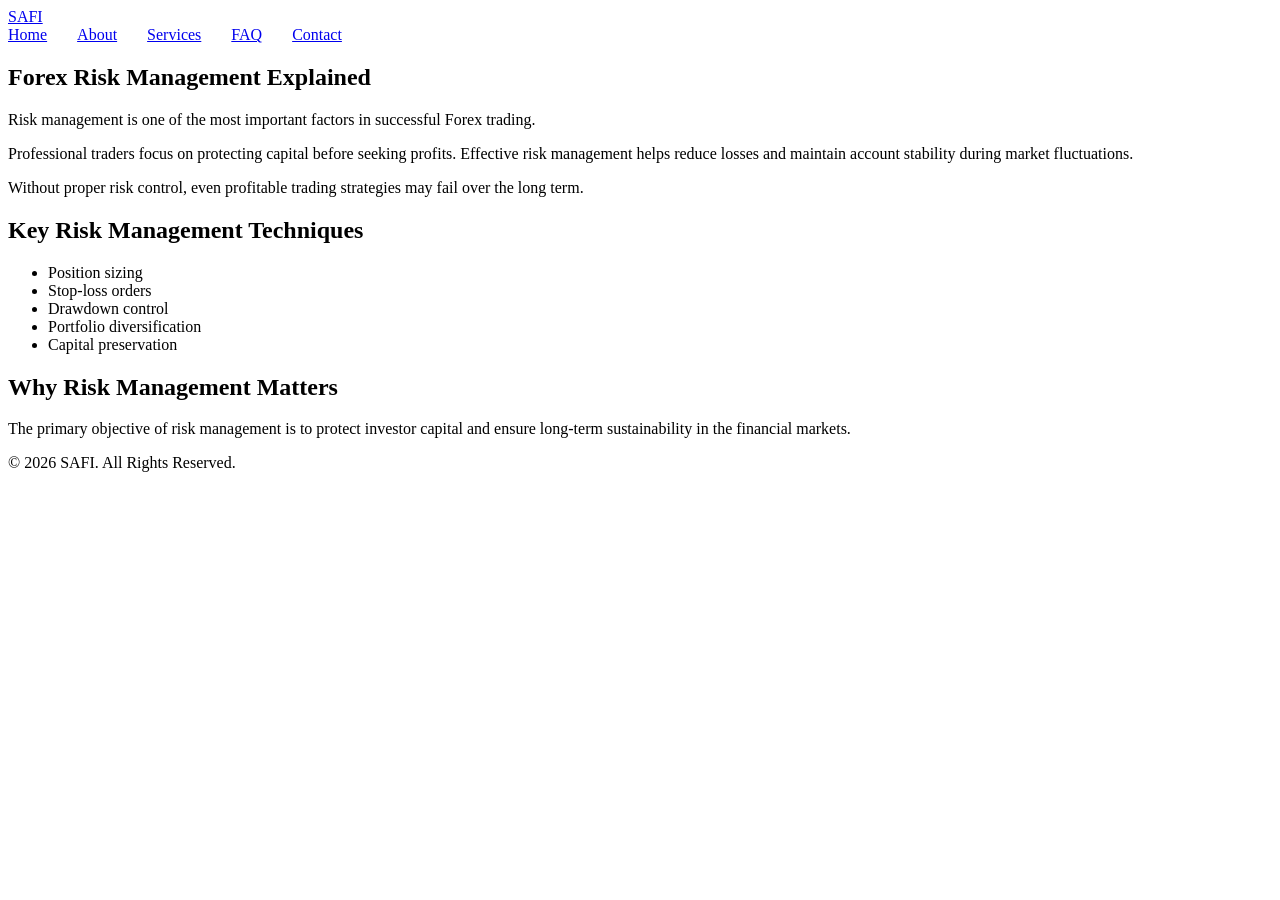
<file: blog/forex-risk-management.html>
<!DOCTYPE html>
<html lang="en">

<head>
<meta charset="UTF-8">
<meta name="viewport" content="width=device-width, initial-scale=1.0">

<title>Forex Risk Management Explained | SAFI</title>

<link rel="stylesheet" href="../css/style.css">
<link rel="stylesheet" href="../css/responsive.css">
</head>

<body>

<header class="header">
<div class="container">

<a href="../index.html" class="logo">
SAFI
</a>

<nav class="nav" id="navMenu">
<a href="../index.html">Home</a>
<a href="../about.html">About</a>
<a href="../services.html">Services</a>
<a href="../faq.html">FAQ</a>
<a href="../contact.html">Contact</a>
</nav>

<button class="menu-btn" id="menuBtn">
☰
</button>

</div>
</header>

<section class="container">

<h1>Forex Risk Management Explained</h1>

<p>
Risk management is one of the most important factors in successful Forex trading.
</p>

<p>
Professional traders focus on protecting capital before seeking profits. Effective risk management helps reduce losses and maintain account stability during market fluctuations.
</p>

<p>
Without proper risk control, even profitable trading strategies may fail over the long term.
</p>

<h2>Key Risk Management Techniques</h2>

<ul>
<li>Position sizing</li>
<li>Stop-loss orders</li>
<li>Drawdown control</li>
<li>Portfolio diversification</li>
<li>Capital preservation</li>
</ul>

<h2>Why Risk Management Matters</h2>

<p>
The primary objective of risk management is to protect investor capital and ensure long-term sustainability in the financial markets.
</p>

</section>

<footer class="footer">
<div class="container">
<p>© 2026 SAFI. All Rights Reserved.</p>
</div>
</footer>

<script src="../js/main.js"></script>

</body>
</html>
</file>
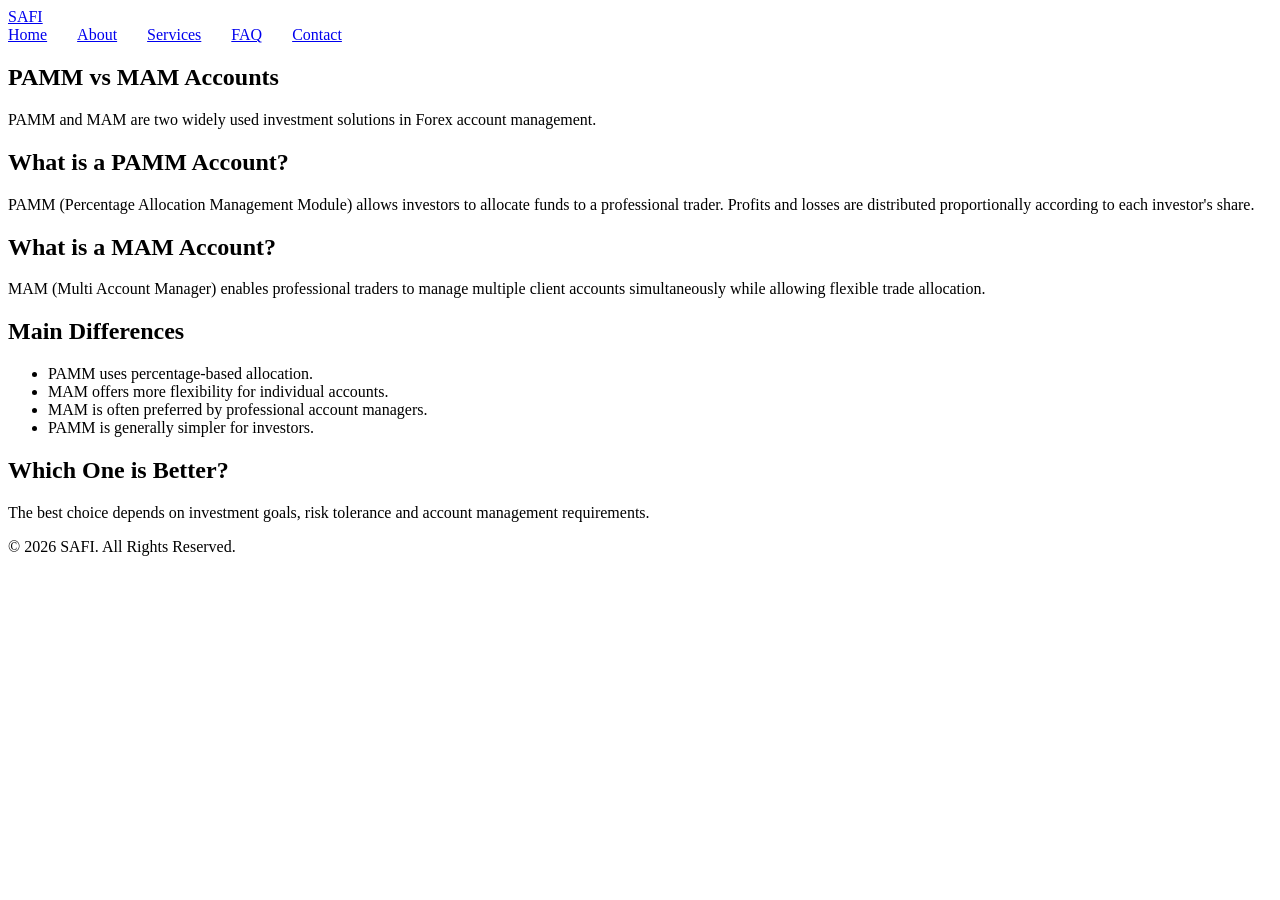
<file: blog/pamm-vs-mam.html>
<!DOCTYPE html>
<html lang="en">

<head>
<meta charset="UTF-8">
<meta name="viewport" content="width=device-width, initial-scale=1.0">

<title>PAMM vs MAM Accounts | SAFI</title>

<link rel="stylesheet" href="../css/style.css">
<link rel="stylesheet" href="../css/responsive.css">
</head>

<body>

<header class="header">
<div class="container">

<a href="../index.html" class="logo">
SAFI
</a>

<nav class="nav" id="navMenu">
<a href="../index.html">Home</a>
<a href="../about.html">About</a>
<a href="../services.html">Services</a>
<a href="../faq.html">FAQ</a>
<a href="../contact.html">Contact</a>
</nav>

<button class="menu-btn" id="menuBtn">
☰
</button>

</div>
</header>

<section class="container">

<h1>PAMM vs MAM Accounts</h1>

<p>
PAMM and MAM are two widely used investment solutions in Forex account management.
</p>

<h2>What is a PAMM Account?</h2>

<p>
PAMM (Percentage Allocation Management Module) allows investors to allocate funds to a professional trader. Profits and losses are distributed proportionally according to each investor's share.
</p>

<h2>What is a MAM Account?</h2>

<p>
MAM (Multi Account Manager) enables professional traders to manage multiple client accounts simultaneously while allowing flexible trade allocation.
</p>

<h2>Main Differences</h2>

<ul>
<li>PAMM uses percentage-based allocation.</li>
<li>MAM offers more flexibility for individual accounts.</li>
<li>MAM is often preferred by professional account managers.</li>
<li>PAMM is generally simpler for investors.</li>
</ul>

<h2>Which One is Better?</h2>

<p>
The best choice depends on investment goals, risk tolerance and account management requirements.
</p>

</section>

<footer class="footer">
<div class="container">
<p>© 2026 SAFI. All Rights Reserved.</p>
</div>
</footer>

<script src="../js/main.js"></script>

</body>
</html>
</file>
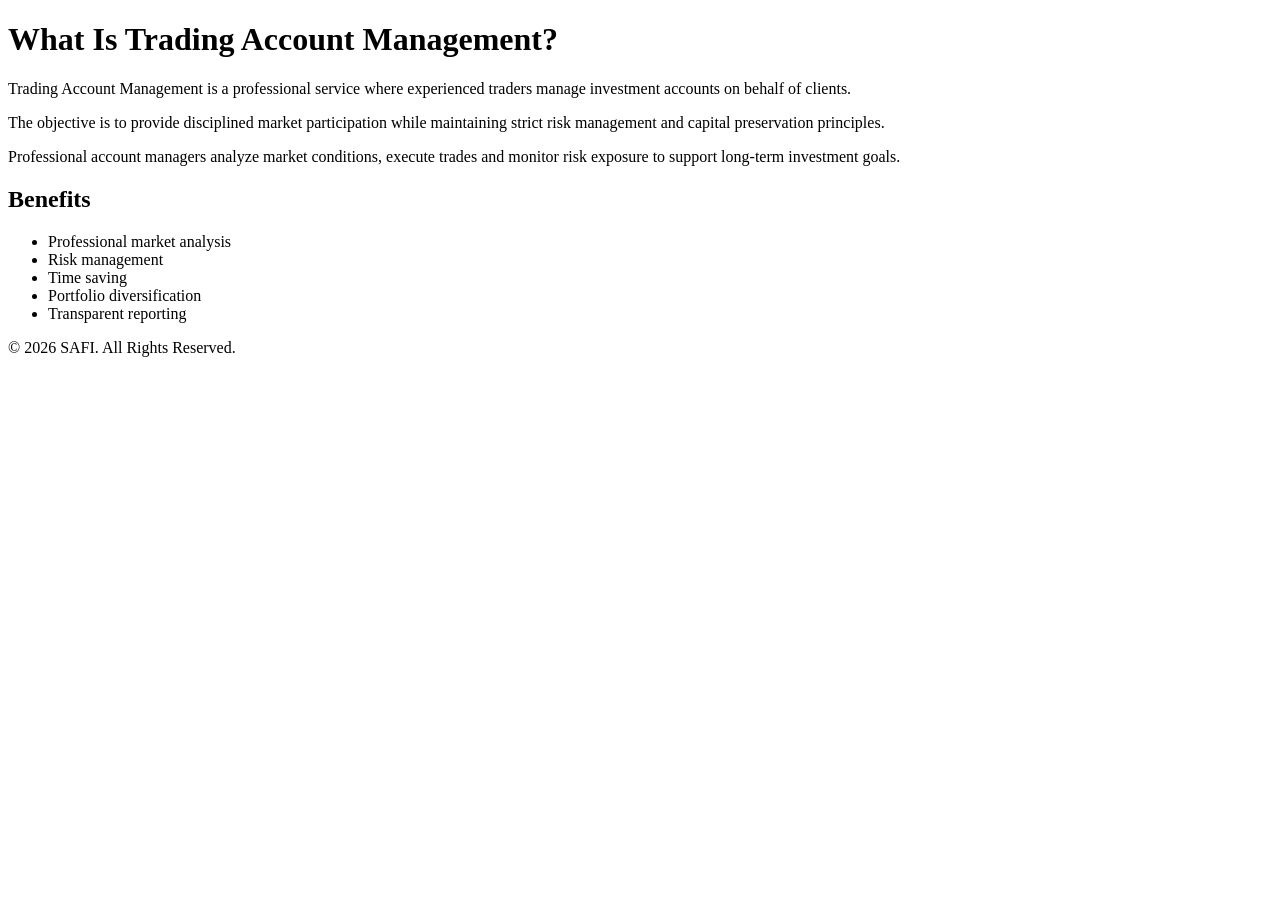
<file: blog/what-is-trading-account-management.html>
<!DOCTYPE html>
<html lang="en">
<head>
<meta charset="UTF-8">
<meta name="viewport" content="width=device-width, initial-scale=1.0">

<title>What Is Trading Account Management?</title>

<link rel="stylesheet" href="../css/style.css">
<link rel="stylesheet" href="../css/responsive.css">
</head>

<body>

<header>
<h1>What Is Trading Account Management?</h1>
</header>

<main>

<p>
Trading Account Management is a professional service where experienced traders manage investment accounts on behalf of clients.
</p>

<p>
The objective is to provide disciplined market participation while maintaining strict risk management and capital preservation principles.
</p>

<p>
Professional account managers analyze market conditions, execute trades and monitor risk exposure to support long-term investment goals.
</p>

<h2>Benefits</h2>

<ul>
<li>Professional market analysis</li>
<li>Risk management</li>
<li>Time saving</li>
<li>Portfolio diversification</li>
<li>Transparent reporting</li>
</ul>

</main>

<footer>
<p>© 2026 SAFI. All Rights Reserved.</p>
</footer>

</body>
</html>
</file>
<file: css/style.css>
/* Tablet & Mobile */
@media (max-width: 768px) {

.container{
    width: 90%;
    margin: auto;
}

/* Header */
.header .container{
    display:flex;
    justify-content:space-between;
    align-items:center;
}

.menu-btn{
    display:block;
    font-size:30px;
    cursor:pointer;
    background:none;
    border:none;
}

.nav{
    display:none;
    position:absolute;
    top:70px;
    left:0;
    width:100%;
    background:#fff;
    flex-direction:column;
    text-align:center;
    box-shadow:0 5px 15px rgba(0,0,0,.1);
}

.nav.active{
    display:flex;
}

.nav a{
    padding:15px;
    border-bottom:1px solid #eee;
}

/* Hero */
.hero{
    min-height:70vh;
    padding:100px 20px;
}

.hero h1{
    font-size:40px;
    line-height:1.3;
}

.hero p{
    font-size:18px;
}

/* Statistics */
.stats-grid{
    display:grid;
    grid-template-columns:1fr 1fr;
    gap:20px;
}

/* Services */
.cards{
    display:grid;
    grid-template-columns:1fr;
    gap:20px;
}

/* Why Us */
.why-grid{
    display:grid;
    grid-template-columns:1fr;
    gap:20px;
}

/* Steps */
.step-grid{
    display:grid;
    grid-template-columns:1fr;
    gap:15px;
}

/* Blog */
.blog-grid{
    display:grid;
    grid-template-columns:1fr;
    gap:15px;
}

h2{
    font-size:32px;
}

}

/* Desktop */
@media (min-width:769px){

.menu-btn{
    display:none;
}

.nav{
    display:flex !important;
    gap:30px;
}

}
</file>
<file: css/responsive.css>
/* =========================
   MOBILE RESPONSIVE
========================= */

@media screen and (max-width: 768px){

.container{
    width:90%;
    margin:auto;
}

/* Header */

.header{
    padding:15px 0;
}

.header .container{
    display:flex;
    justify-content:space-between;
    align-items:center;
}

.logo{
    font-size:28px;
    font-weight:700;
}

.menu-btn{
    display:block;
    background:none;
    border:none;
    font-size:35px;
    cursor:pointer;
}

.nav{
    display:none;
    position:absolute;
    top:80px;
    left:0;
    width:100%;
    background:#fff;
    flex-direction:column;
    text-align:center;
    box-shadow:0 5px 15px rgba(0,0,0,.1);
    z-index:999;
}

.nav.active{
    display:flex;
}

.nav a{
    padding:15px;
    border-bottom:1px solid #eee;
}

/* Hero */

.hero{
    min-height:70vh;
    padding:100px 0;
}

.hero-content{
    width:90%;
    margin:auto;
    text-align:center;
}

.hero h1{
    font-size:42px;
    line-height:1.3;
}

.hero p{
    font-size:18px;
    line-height:1.8;
}

.btn{
    display:inline-block;
    margin-top:20px;
}

/* Statistics */

.stats-grid{
    display:grid;
    grid-template-columns:1fr 1fr;
    gap:15px;
}

.stat{
    padding:20px;
}

/* About */

.about h2,
.services h2,
.why-us h2,
.steps h2,
.faq-preview h2,
.blog-preview h2{
    font-size:34px;
    text-align:center;
}

.about p{
    text-align:center;
}

/* Services */

.cards{
    display:grid;
    grid-template-columns:1fr;
    gap:20px;
}

.card img{
    width:100%;
    height:auto;
}

/* Why Us */

.why-grid{
    display:grid;
    grid-template-columns:1fr;
    gap:20px;
}

/* Steps */

.step-grid{
    display:grid;
    grid-template-columns:1fr;
    gap:15px;
}

/* FAQ */

.faq-box{
    padding:20px;
}

/* Blog */

.blog-grid{
    display:grid;
    grid-template-columns:1fr;
    gap:15px;
}

.blog-grid a{
    display:block;
}

/* CTA */

.cta{
    text-align:center;
    padding:60px 20px;
}

.cta h2{
    font-size:36px;
}

.cta p{
    font-size:16px;
}

/* Footer */

.footer{
    text-align:center;
}

}

/* =========================
   TABLET
========================= */

@media screen and (min-width:769px) and (max-width:1024px){

.stats-grid{
    grid-template-columns:repeat(2,1fr);
}

.cards{
    grid-template-columns:repeat(2,1fr);
}

.why-grid{
    grid-template-columns:repeat(2,1fr);
}

.step-grid{
    grid-template-columns:repeat(2,1fr);
}

.blog-grid{
    grid-template-columns:repeat(2,1fr);
}

}

/* =========================
   DESKTOP
========================= */

@media screen and (min-width:1025px){

.menu-btn{
    display:none;
}

.nav{
    display:flex !important;
    gap:30px;
}

.stats-grid{
    display:grid;
    grid-template-columns:repeat(4,1fr);
}

.cards{
    display:grid;
    grid-template-columns:repeat(3,1fr);
}

.why-grid{
    display:grid;
    grid-template-columns:repeat(3,1fr);
}

.step-grid{
    display:grid;
    grid-template-columns:repeat(4,1fr);
}

.blog-grid{
    display:grid;
    grid-template-columns:repeat(2,1fr);
}

}
</file>
<file: style.css>
.about{
    display:flex;
    flex-wrap:wrap;
    align-items:center;
    justify-content:center;
    gap:30px;
    padding:60px 20px;
    background:#f8f8f8;
}

.about-text{
    max-width:500px;
}

.about-text h2{
    font-size:40px;
    margin-bottom:15px;
}

.about-text p{
    font-size:18px;
    line-height:1.8;
    color:#555;
    margin-bottom:15px;
}

.about-image img{
    width:350px;
    border-radius:10px;
}

.btn{
    display:inline-block;
    padding:12px 25px;
    background:#0a7cff;
    color:white;
    text-decoration:none;
    border-radius:5px;
}

.stats{
    display:flex;
    justify-content:center;
    gap:40px;
    flex-wrap:wrap;
    padding:50px 20px;
}

.stat{
    text-align:center;
}

.stat h2{
    font-size:50px;
}

.stat p{
    font-size:18px;
}
</file>
<file: style2.css>
.contact-hero{
padding:80px 20px;
text-align:center;
background:#f5f7fa;
}

.contact-hero h1{
font-size:42px;
margin-bottom:15px;
}

.contact-section{
padding:60px 20px;
}

.contact-card{
background:#fff;
padding:30px;
margin:20px 0;
border-radius:12px;
box-shadow:0 5px 20px rgba(0,0,0,.08);
text-align:center;
}

.contact-card h2{
margin-bottom:15px;
}

.contact-card p{
font-size:22px;
margin-bottom:20px;
}

.btn{
display:inline-block;
padding:12px 25px;
background:#4b1e83;
color:#fff;
text-decoration:none;
border-radius:8px;
}

.btn:hover{
opacity:.9;
}
</file>
<file: style1.css>
*{
margin:0;
padding:0;
box-sizing:border-box;
}

body{
font-family:Arial,sans-serif;
line-height:1.6;
}

.header{
display:flex;
justify-content:space-between;
align-items:center;
padding:20px;
background:#111827;
}

.logo{
color:white;
}

nav a{
color:white;
text-decoration:none;
margin-left:15px;
}

.hero{
padding:60px 20px;
text-align:center;
background:#f5f5f5;
}

.services{
padding:40px 20px;
display:grid;
grid-template-columns:1fr;
gap:20px;
}

.service-card{
background:white;
padding:20px;
border-radius:10px;
box-shadow:0 2px 10px rgba(0,0,0,.1);
}

.service-card img{
width:100%;
height:220px;
object-fit:cover;
border-radius:10px;
}

.stats{
display:flex;
justify-content:center;
gap:40px;
padding:40px 20px;
text-align:center;
}

.faq{
padding:40px 20px;
}

details{
margin-bottom:15px;
padding:10px;
background:#f5f5f5;
border-radius:5px;
}

.cta{
padding:60px 20px;
text-align:center;
}

.btn{
display:inline-block;
background:#22c55e;
color:white;
padding:12px 24px;
border-radius:6px;
text-decoration:none;
}

footer{
background:#111827;
color:white;
text-align:center;
padding:20px;
}

@media(min-width:768px){

.services{
grid-template-columns:repeat(3,1fr);
}

}
</file>
